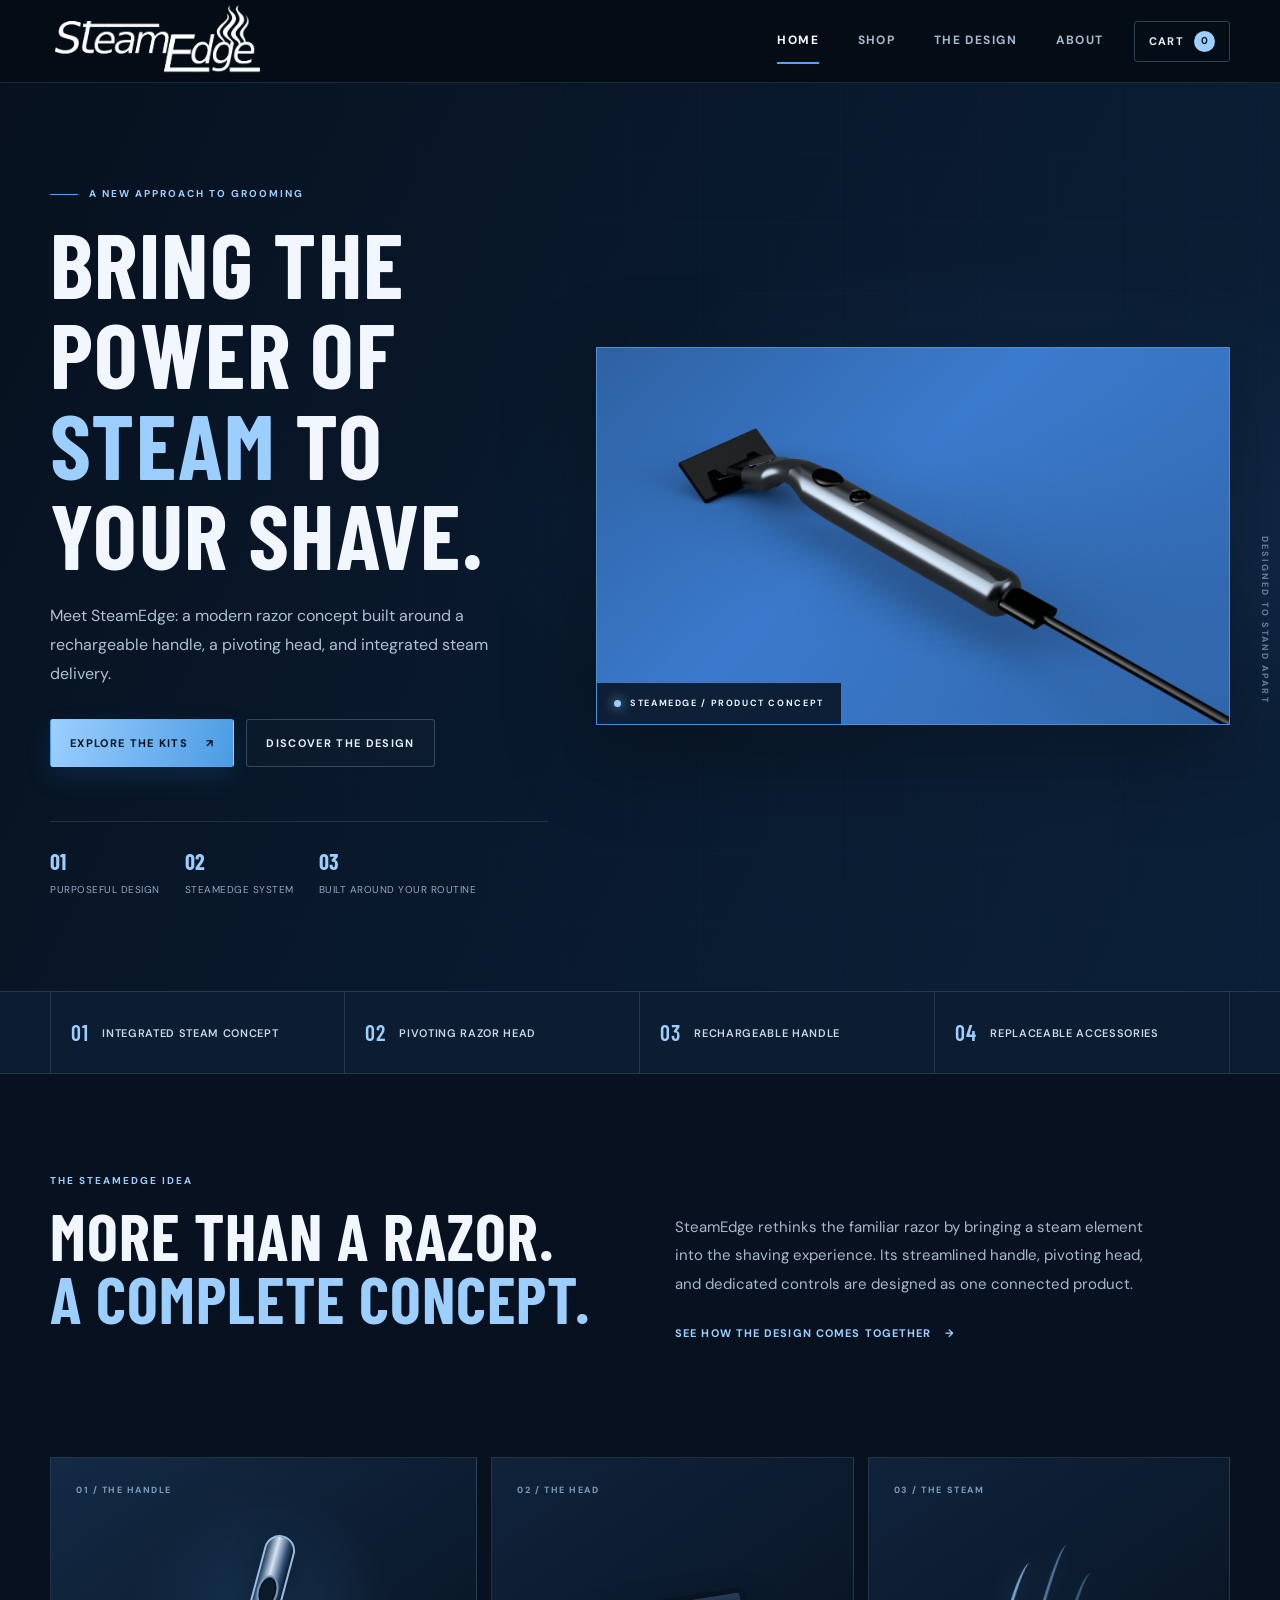
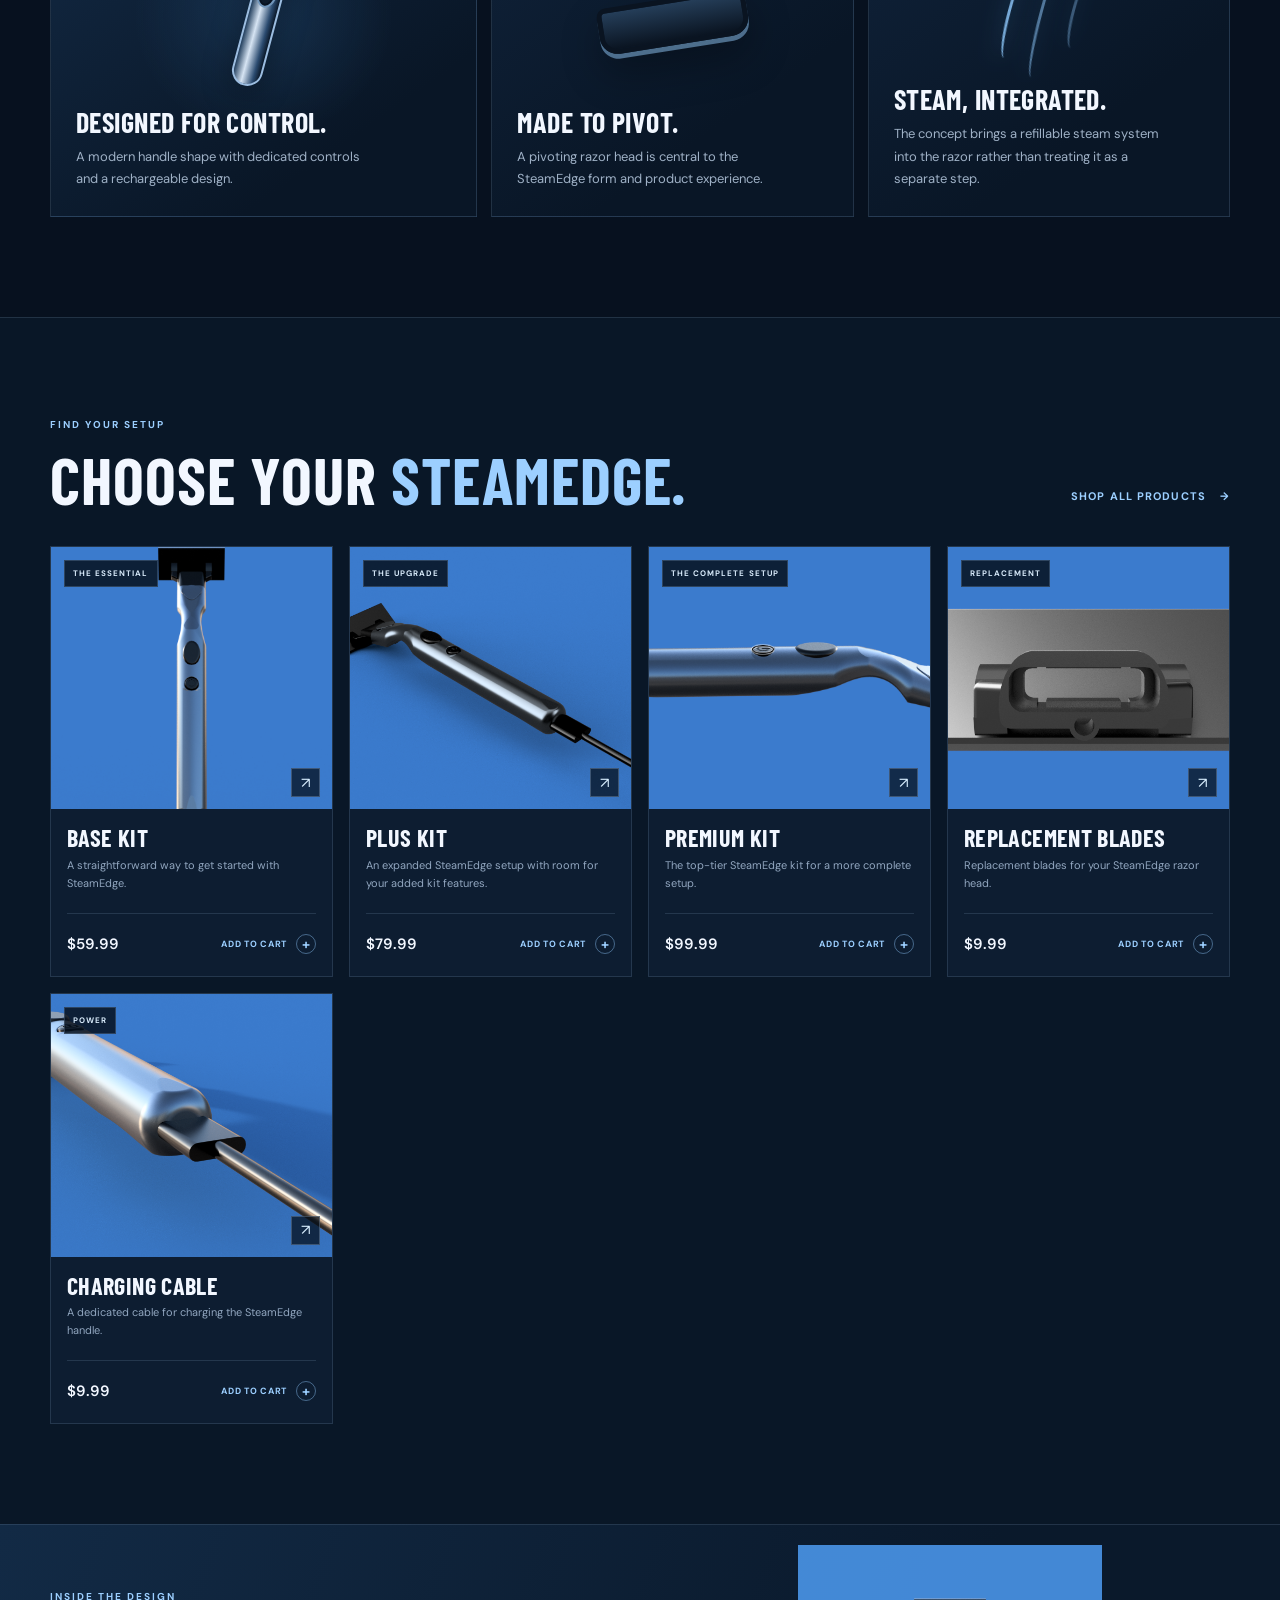
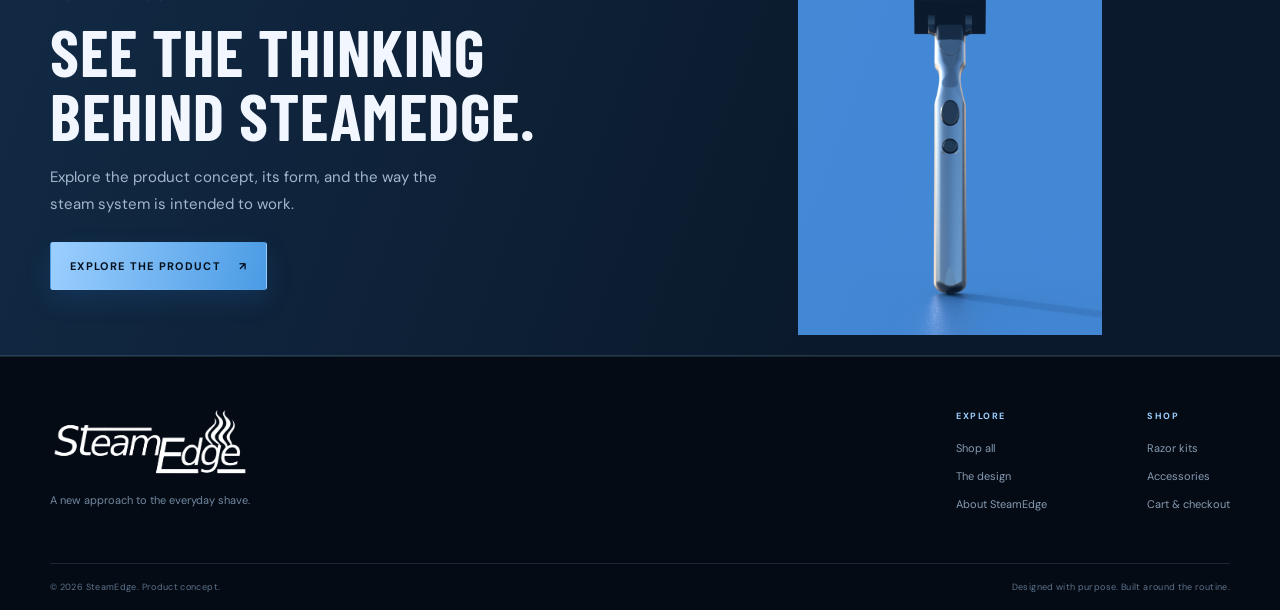
<file: index.html>
<!DOCTYPE html>
<html lang="en">
<head>
  <meta charset="UTF-8">
  <meta name="viewport" content="width=device-width, initial-scale=1.0">
  <meta name="theme-color" content="#07111f">
  <meta name="description" content="Meet SteamEdge — a modern shaving concept built around a rechargeable handle, pivoting razor head, and integrated steam delivery.">
  <title>SteamEdge | A New Approach to Shaving</title>
  <link rel="icon" href="assets/steamedge-logo.png" type="image/png">
  <link rel="stylesheet" href="css/styles.css">
  <script src="js/products.js" defer></script>
  <script src="js/site.js" defer></script>
</head>
<body>
  <header class="site-header">
    <div class="container nav-wrap">
      <a class="brand" href="index.html" aria-label="SteamEdge home"><img src="assets/steamedge-logo.png" alt="SteamEdge logo"></a>
      <button class="menu-toggle" type="button" aria-label="Toggle navigation" aria-expanded="false"><span></span><span></span><span></span></button>
      <nav class="main-nav" aria-label="Main navigation">
        <a class="active" href="index.html">Home</a>
        <a href="shop.html">Shop</a>
        <a href="product.html">The Design</a>
        <a href="about.html">About</a>
      </nav>
      <a class="cart-link" href="checkout.html" aria-label="Shopping cart">Cart <span class="cart-count" data-cart-count>0</span></a>
    </div>
  </header>

  <main>
    <section class="hero-section">
      <div class="container hero-grid">
        <div class="hero-copy">
          <p class="eyebrow"><span class="eyebrow-line"></span> A NEW APPROACH TO GROOMING</p>
          <h1>Bring the power of <span>steam</span> to your shave.</h1>
          <p class="hero-lede">Meet SteamEdge: a modern razor concept built around a rechargeable handle, a pivoting head, and integrated steam delivery.</p>
          <div class="hero-actions">
            <a class="button button-primary" href="shop.html">Explore the kits <span aria-hidden="true">↗</span></a>
            <a class="button button-ghost" href="product.html">Discover the design</a>
          </div>
          <div class="hero-notes">
            <div><strong>01</strong><span>Purposeful design</span></div>
            <div><strong>02</strong><span>SteamEdge system</span></div>
            <div><strong>03</strong><span>Built around your routine</span></div>
          </div>
        </div>
        <div class="hero-visual">
          <div class="visual-frame">
            <img src="assets/steamedge-angle.png" alt="Angled product rendering of the SteamEdge razor and charging cable">
            <div class="visual-caption"><span class="caption-dot"></span> STEAMEDGE / PRODUCT CONCEPT</div>
          </div>
          <div class="hero-side-label">DESIGNED TO STAND APART</div>
        </div>
      </div>
    </section>

    <section class="spec-strip" aria-label="Product highlights">
      <div class="container spec-grid">
        <div><span class="spec-number">01</span><span>Integrated steam concept</span></div>
        <div><span class="spec-number">02</span><span>Pivoting razor head</span></div>
        <div><span class="spec-number">03</span><span>Rechargeable handle</span></div>
        <div><span class="spec-number">04</span><span>Replaceable accessories</span></div>
      </div>
    </section>

    <section class="section section-intro">
      <div class="container split-intro">
        <div>
          <p class="eyebrow">THE STEAMEDGE IDEA</p>
          <h2>More than a razor.<br><span>A complete concept.</span></h2>
        </div>
        <div class="intro-copy">
          <p>SteamEdge rethinks the familiar razor by bringing a steam element into the shaving experience. Its streamlined handle, pivoting head, and dedicated controls are designed as one connected product.</p>
          <a class="text-link" href="product.html">See how the design comes together <span aria-hidden="true">→</span></a>
        </div>
      </div>
    </section>

    <section class="section feature-section">
      <div class="container feature-grid">
        <article class="feature-card feature-card-large">
          <div class="feature-index">01 / THE HANDLE</div>
          <div class="feature-art feature-art-handle" aria-hidden="true"><span class="handle-shape"></span><span class="handle-button"></span></div>
          <div><h3>Designed for control.</h3><p>A modern handle shape with dedicated controls and a rechargeable design.</p></div>
        </article>
        <article class="feature-card">
          <div class="feature-index">02 / THE HEAD</div>
          <div class="feature-art feature-art-head" aria-hidden="true"><span class="head-shape"></span></div>
          <div><h3>Made to pivot.</h3><p>A pivoting razor head is central to the SteamEdge form and product experience.</p></div>
        </article>
        <article class="feature-card">
          <div class="feature-index">03 / THE STEAM</div>
          <div class="feature-art feature-art-steam" aria-hidden="true"><span></span><span></span><span></span></div>
          <div><h3>Steam, integrated.</h3><p>The concept brings a refillable steam system into the razor rather than treating it as a separate step.</p></div>
        </article>
      </div>
    </section>

    <section class="section products-section">
      <div class="container">
        <div class="section-heading">
          <div><p class="eyebrow">FIND YOUR SETUP</p><h2>Choose your <span>SteamEdge.</span></h2></div>
          <a class="text-link" href="shop.html">Shop all products <span aria-hidden="true">→</span></a>
        </div>
        <div class="product-grid" data-product-list="featured"></div>
      </div>
    </section>

    <section class="design-banner">
      <div class="container design-banner-inner">
        <div><p class="eyebrow">INSIDE THE DESIGN</p><h2>See the thinking<br>behind SteamEdge.</h2><p>Explore the product concept, its form, and the way the steam system is intended to work.</p><a class="button button-primary" href="product.html">Explore the product <span aria-hidden="true">↗</span></a></div>
        <div class="banner-image"><img src="assets/steamedge-front.png" alt="Front view of the SteamEdge razor rendering"></div>
      </div>
    </section>
  </main>

  <footer class="site-footer">
    <div class="container footer-main">
      <div class="footer-brand"><img src="assets/steamedge-logo.png" alt="SteamEdge logo"><p>A new approach to the everyday shave.</p></div>
      <div class="footer-links"><div><span class="footer-heading">EXPLORE</span><a href="shop.html">Shop all</a><a href="product.html">The design</a><a href="about.html">About SteamEdge</a></div><div><span class="footer-heading">SHOP</span><a href="shop.html#kits">Razor kits</a><a href="shop.html#accessories">Accessories</a><a href="checkout.html">Cart & checkout</a></div></div>
    </div>
    <div class="container footer-bottom"><span>© <span data-year></span> SteamEdge. Product concept.</span><span>Designed with purpose. Built around the routine.</span></div>
  </footer>
  <div class="toast" role="status" aria-live="polite" data-toast></div>
</body>
</html>
</file>
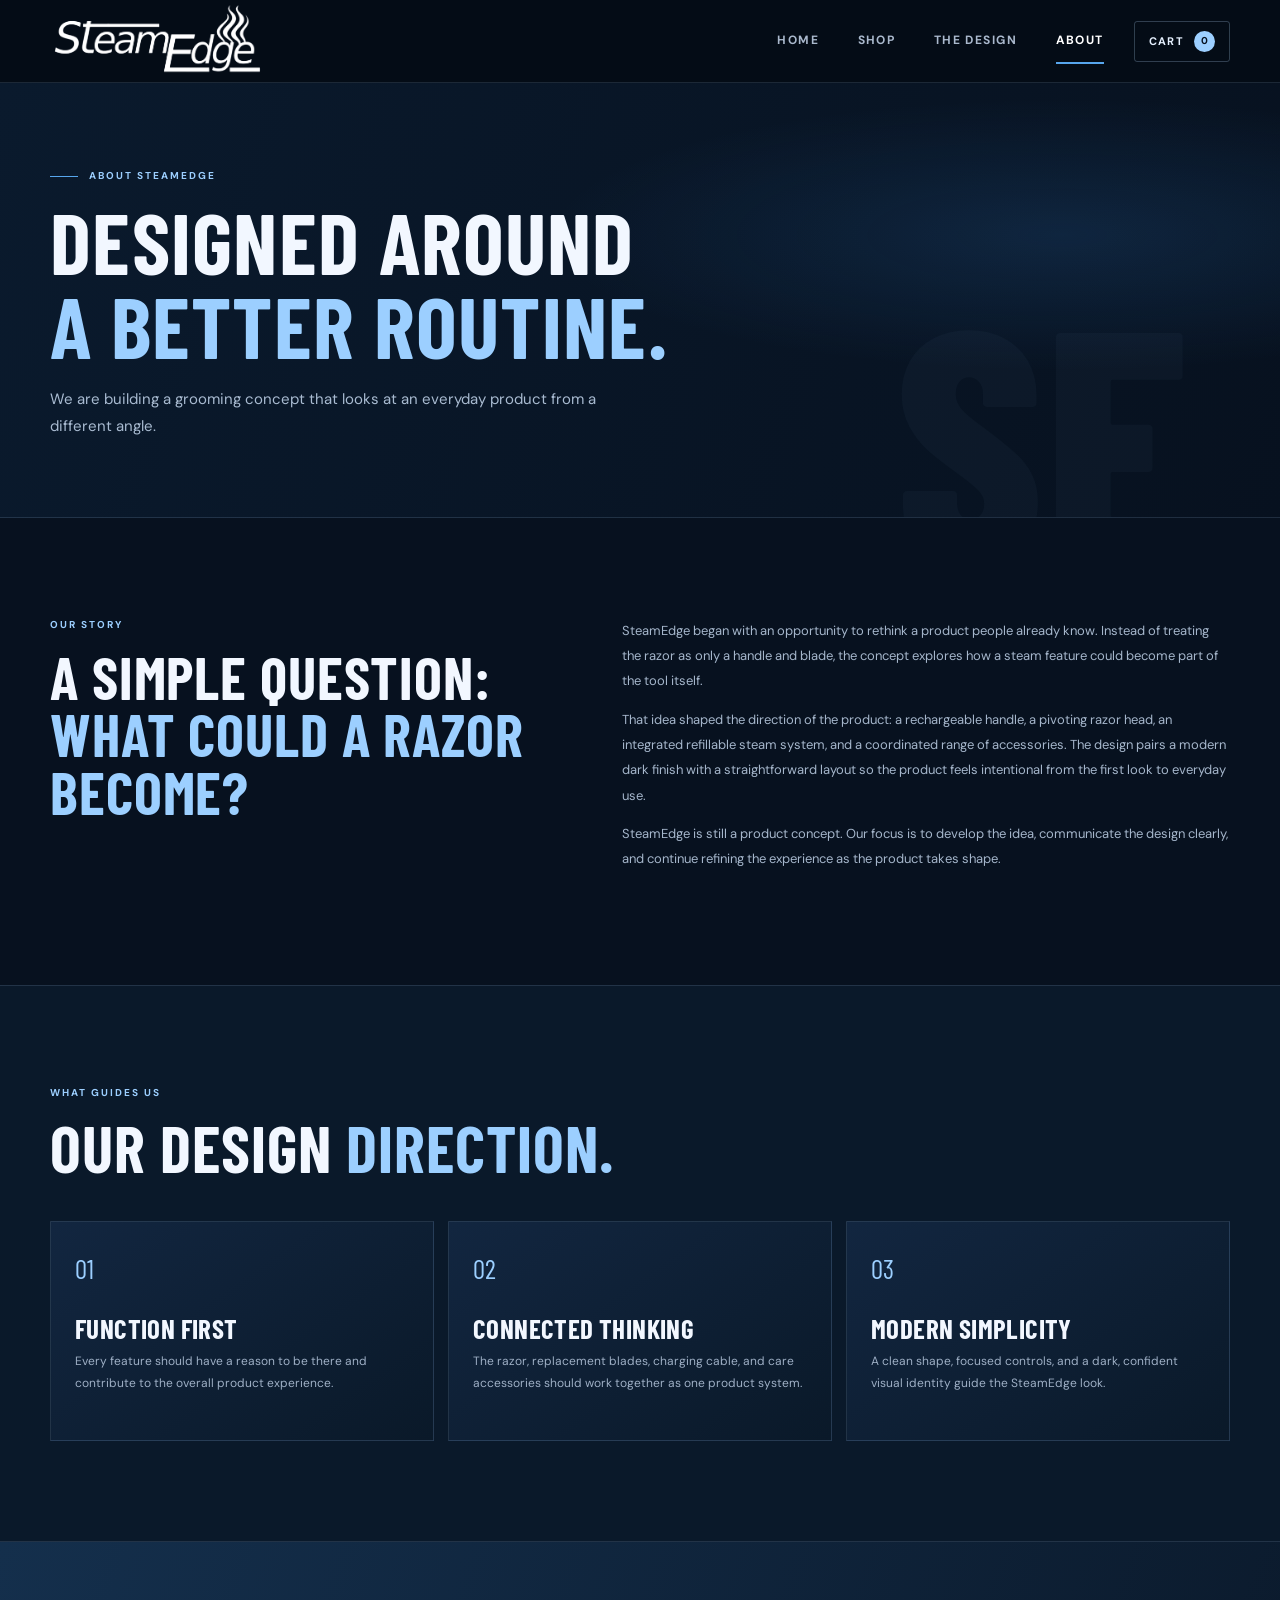
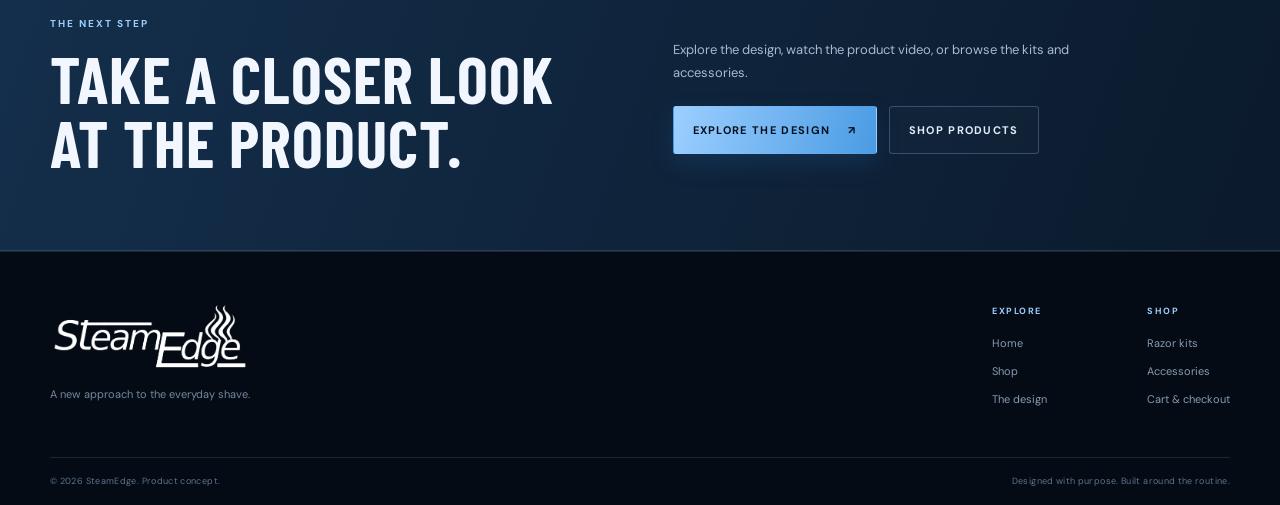
<file: about.html>
<!DOCTYPE html>
<html lang="en">
<head>
  <meta charset="UTF-8"><meta name="viewport" content="width=device-width, initial-scale=1.0"><meta name="theme-color" content="#07111f">
  <meta name="description" content="Learn about SteamEdge and the thinking behind the product concept.">
  <title>About | SteamEdge</title><link rel="icon" href="assets/steamedge-logo.png" type="image/png"><link rel="stylesheet" href="css/styles.css">
  <script src="js/products.js" defer></script><script src="js/site.js" defer></script>
</head>
<body>
  <header class="site-header"><div class="container nav-wrap"><a class="brand" href="index.html" aria-label="SteamEdge home"><img src="assets/steamedge-logo.png" alt="SteamEdge logo"></a><button class="menu-toggle" type="button" aria-label="Toggle navigation" aria-expanded="false"><span></span><span></span><span></span></button><nav class="main-nav" aria-label="Main navigation"><a href="index.html">Home</a><a href="shop.html">Shop</a><a href="product.html">The Design</a><a class="active" href="about.html">About</a></nav><a class="cart-link" href="checkout.html" aria-label="Shopping cart">Cart <span class="cart-count" data-cart-count>0</span></a></div></header>
  <main>
    <section class="page-hero about-hero"><div class="container"><p class="eyebrow"><span class="eyebrow-line"></span> ABOUT STEAMEDGE</p><h1>Designed around<br><span>a better routine.</span></h1><p>We are building a grooming concept that looks at an everyday product from a different angle.</p></div></section>
    <section class="section about-story"><div class="container about-story-grid"><div><p class="eyebrow">OUR STORY</p><h2>A simple question:<br><span>What could a razor become?</span></h2></div><div class="about-story-copy"><p>SteamEdge began with an opportunity to rethink a product people already know. Instead of treating the razor as only a handle and blade, the concept explores how a steam feature could become part of the tool itself.</p><p>That idea shaped the direction of the product: a rechargeable handle, a pivoting razor head, an integrated refillable steam system, and a coordinated range of accessories. The design pairs a modern dark finish with a straightforward layout so the product feels intentional from the first look to everyday use.</p><p>SteamEdge is still a product concept. Our focus is to develop the idea, communicate the design clearly, and continue refining the experience as the product takes shape.</p></div></div></section>
    <section class="section values-section"><div class="container"><div class="section-heading"><div><p class="eyebrow">WHAT GUIDES US</p><h2>Our design <span>direction.</span></h2></div></div><div class="values-grid"><article><span>01</span><h3>Function first</h3><p>Every feature should have a reason to be there and contribute to the overall product experience.</p></article><article><span>02</span><h3>Connected thinking</h3><p>The razor, replacement blades, charging cable, and care accessories should work together as one product system.</p></article><article><span>03</span><h3>Modern simplicity</h3><p>A clean shape, focused controls, and a dark, confident visual identity guide the SteamEdge look.</p></article></div></div></section>
    <section class="about-cta"><div class="container about-cta-inner"><div><p class="eyebrow">THE NEXT STEP</p><h2>Take a closer look<br>at the product.</h2></div><div><p>Explore the design, watch the product video, or browse the kits and accessories.</p><div class="hero-actions"><a class="button button-primary" href="product.html">Explore the design <span aria-hidden="true">↗</span></a><a class="button button-ghost" href="shop.html">Shop products</a></div></div></div></section>
  </main>
  <footer class="site-footer"><div class="container footer-main"><div class="footer-brand"><img src="assets/steamedge-logo.png" alt="SteamEdge logo"><p>A new approach to the everyday shave.</p></div><div class="footer-links"><div><span class="footer-heading">EXPLORE</span><a href="index.html">Home</a><a href="shop.html">Shop</a><a href="product.html">The design</a></div><div><span class="footer-heading">SHOP</span><a href="shop.html#kits">Razor kits</a><a href="shop.html#accessories">Accessories</a><a href="checkout.html">Cart & checkout</a></div></div></div><div class="container footer-bottom"><span>© <span data-year></span> SteamEdge. Product concept.</span><span>Designed with purpose. Built around the routine.</span></div></footer>
  <div class="toast" role="status" aria-live="polite" data-toast></div>
</body>
</html>
</file>
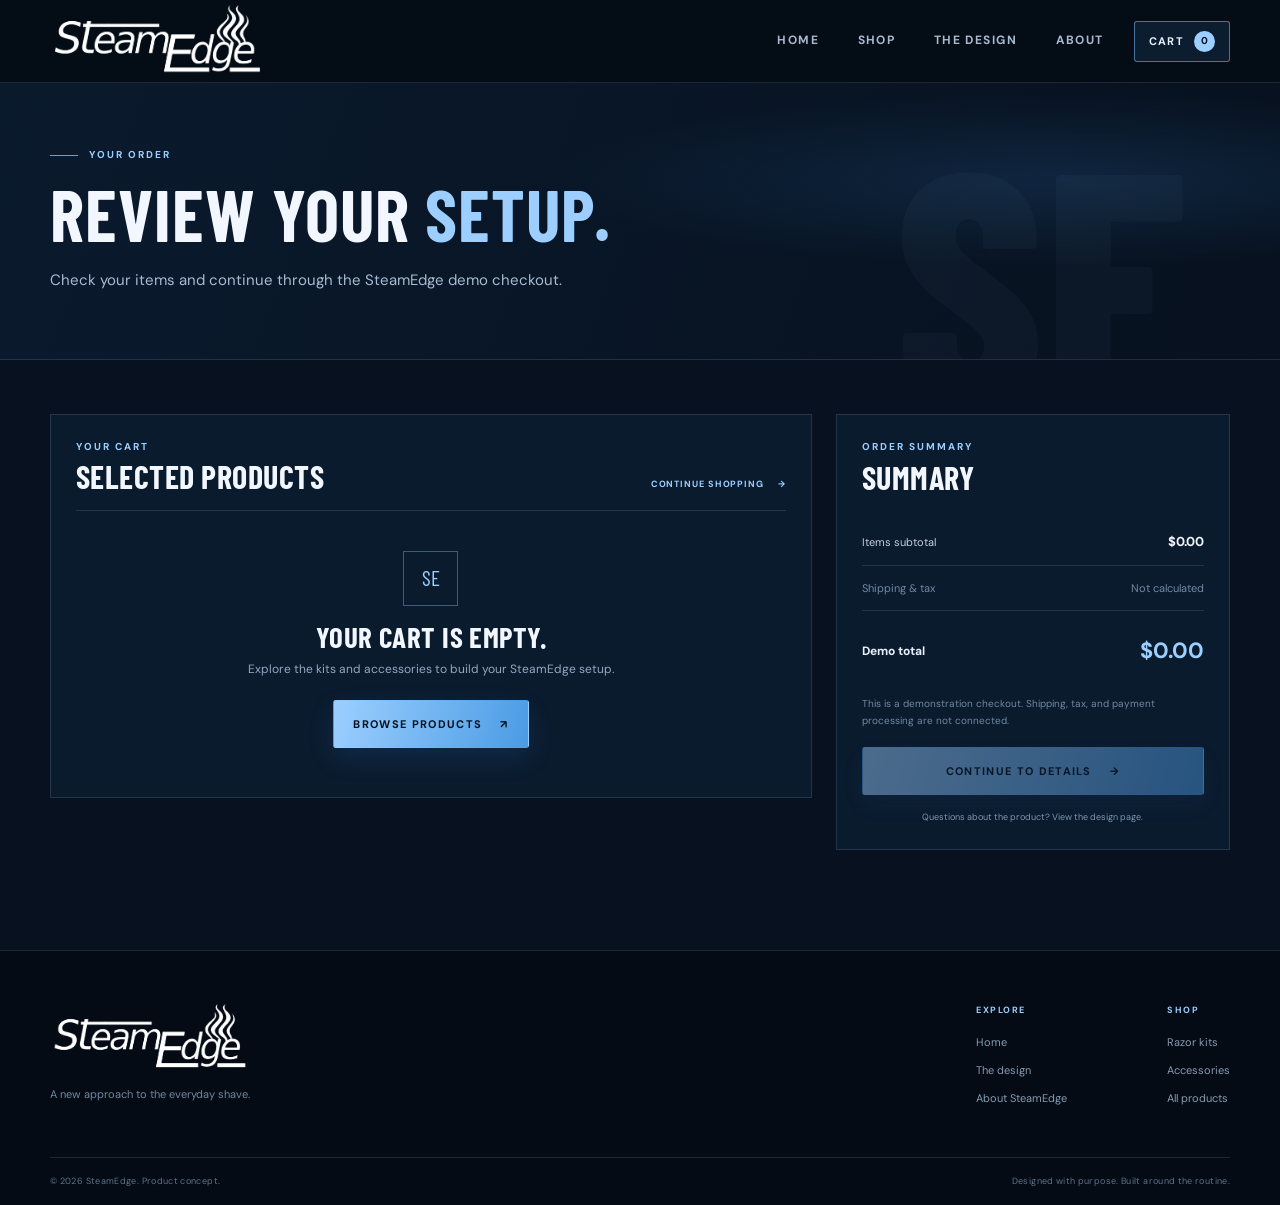
<file: checkout.html>
<!DOCTYPE html>
<html lang="en">
<head>
  <meta charset="UTF-8"><meta name="viewport" content="width=device-width, initial-scale=1.0"><meta name="theme-color" content="#07111f">
  <meta name="description" content="Review your SteamEdge demo order.">
  <title>Cart & Checkout | SteamEdge</title><link rel="icon" href="assets/steamedge-logo.png" type="image/png"><link rel="stylesheet" href="css/styles.css">
  <script src="js/products.js" defer></script><script src="js/site.js" defer></script>
</head>
<body>
  <header class="site-header"><div class="container nav-wrap"><a class="brand" href="index.html" aria-label="SteamEdge home"><img src="assets/steamedge-logo.png" alt="SteamEdge logo"></a><button class="menu-toggle" type="button" aria-label="Toggle navigation" aria-expanded="false"><span></span><span></span><span></span></button><nav class="main-nav" aria-label="Main navigation"><a href="index.html">Home</a><a href="shop.html">Shop</a><a href="product.html">The Design</a><a href="about.html">About</a></nav><a class="cart-link active-cart" href="checkout.html" aria-label="Shopping cart">Cart <span class="cart-count" data-cart-count>0</span></a></div></header>
  <main>
    <section class="page-hero checkout-hero"><div class="container"><p class="eyebrow"><span class="eyebrow-line"></span> YOUR ORDER</p><h1>Review your <span>setup.</span></h1><p>Check your items and continue through the SteamEdge demo checkout.</p></div></section>
    <section class="section checkout-section"><div class="container checkout-layout">
      <div class="checkout-items-column"><div class="checkout-panel"><div class="checkout-panel-heading"><div><p class="eyebrow">YOUR CART</p><h2>Selected products</h2></div><a class="text-link" href="shop.html">Continue shopping <span aria-hidden="true">→</span></a></div><div class="cart-items" data-cart-items></div><div class="cart-empty" data-cart-empty hidden><div class="empty-icon">SE</div><h3>Your cart is empty.</h3><p>Explore the kits and accessories to build your SteamEdge setup.</p><a class="button button-primary" href="shop.html">Browse products <span aria-hidden="true">↗</span></a></div></div></div>
      <aside class="checkout-summary"><p class="eyebrow">ORDER SUMMARY</p><h2>Summary</h2><div class="summary-line"><span>Items subtotal</span><strong data-cart-subtotal>$0.00</strong></div><div class="summary-line muted"><span>Shipping & tax</span><span>Not calculated</span></div><div class="summary-total"><span>Demo total</span><strong data-cart-total>$0.00</strong></div><p class="summary-note">This is a demonstration checkout. Shipping, tax, and payment processing are not connected.</p><button class="button button-primary checkout-start" type="button" data-start-checkout disabled>Continue to details <span aria-hidden="true">→</span></button><a class="secure-note" href="product.html">Questions about the product? View the design page.</a></aside>
    </div>
    <div class="container customer-checkout-wrap" data-customer-checkout hidden>
      <form class="customer-form" data-checkout-form>
        <div class="checkout-panel-heading"><div><p class="eyebrow">DEMO CHECKOUT</p><h2>Customer details</h2></div><span class="demo-label">DEMO ONLY</span></div>
        <p class="form-intro">Enter sample details to test the order flow. This static demo does not send or store your information.</p>
        <div class="form-grid"><label>Full name<input type="text" name="fullName" autocomplete="name" required placeholder="Your name"></label><label>Email address<input type="email" name="email" autocomplete="email" required placeholder="you@example.com"></label><label class="full-field">Street address<input type="text" name="address" autocomplete="street-address" required placeholder="123 Example Street"></label><label>City<input type="text" name="city" autocomplete="address-level2" required placeholder="City"></label><label>ZIP code<input type="text" name="zip" autocomplete="postal-code" required placeholder="ZIP code"></label></div>
        <div class="demo-warning"><strong>Demo checkout only.</strong> No card details are requested, no payment is taken, and no order is sent to a business or fulfillment system.</div>
        <div class="form-actions"><button class="button button-ghost" type="button" data-back-to-cart>Back to cart</button><button class="button button-primary" type="submit">Place demo order <span aria-hidden="true">↗</span></button></div>
      </form>
    </div>
    <div class="container order-confirmation" data-order-confirmation hidden><div class="confirmation-mark">✓</div><p class="eyebrow">DEMO ORDER COMPLETE</p><h2>Thanks for trying <span>SteamEdge.</span></h2><p data-confirmation-message>Your demo order has been created.</p><div class="confirmation-items" data-confirmation-items></div><p class="confirmation-disclaimer">This is a website demonstration only. No payment was collected and no real order was submitted.</p><a class="button button-primary" href="shop.html">Back to the shop <span aria-hidden="true">↗</span></a></div>
    </section>
  </main>
  <footer class="site-footer"><div class="container footer-main"><div class="footer-brand"><img src="assets/steamedge-logo.png" alt="SteamEdge logo"><p>A new approach to the everyday shave.</p></div><div class="footer-links"><div><span class="footer-heading">EXPLORE</span><a href="index.html">Home</a><a href="product.html">The design</a><a href="about.html">About SteamEdge</a></div><div><span class="footer-heading">SHOP</span><a href="shop.html#kits">Razor kits</a><a href="shop.html#accessories">Accessories</a><a href="shop.html">All products</a></div></div></div><div class="container footer-bottom"><span>© <span data-year></span> SteamEdge. Product concept.</span><span>Designed with purpose. Built around the routine.</span></div></footer>
  <div class="toast" role="status" aria-live="polite" data-toast></div>
</body>
</html>
</file>
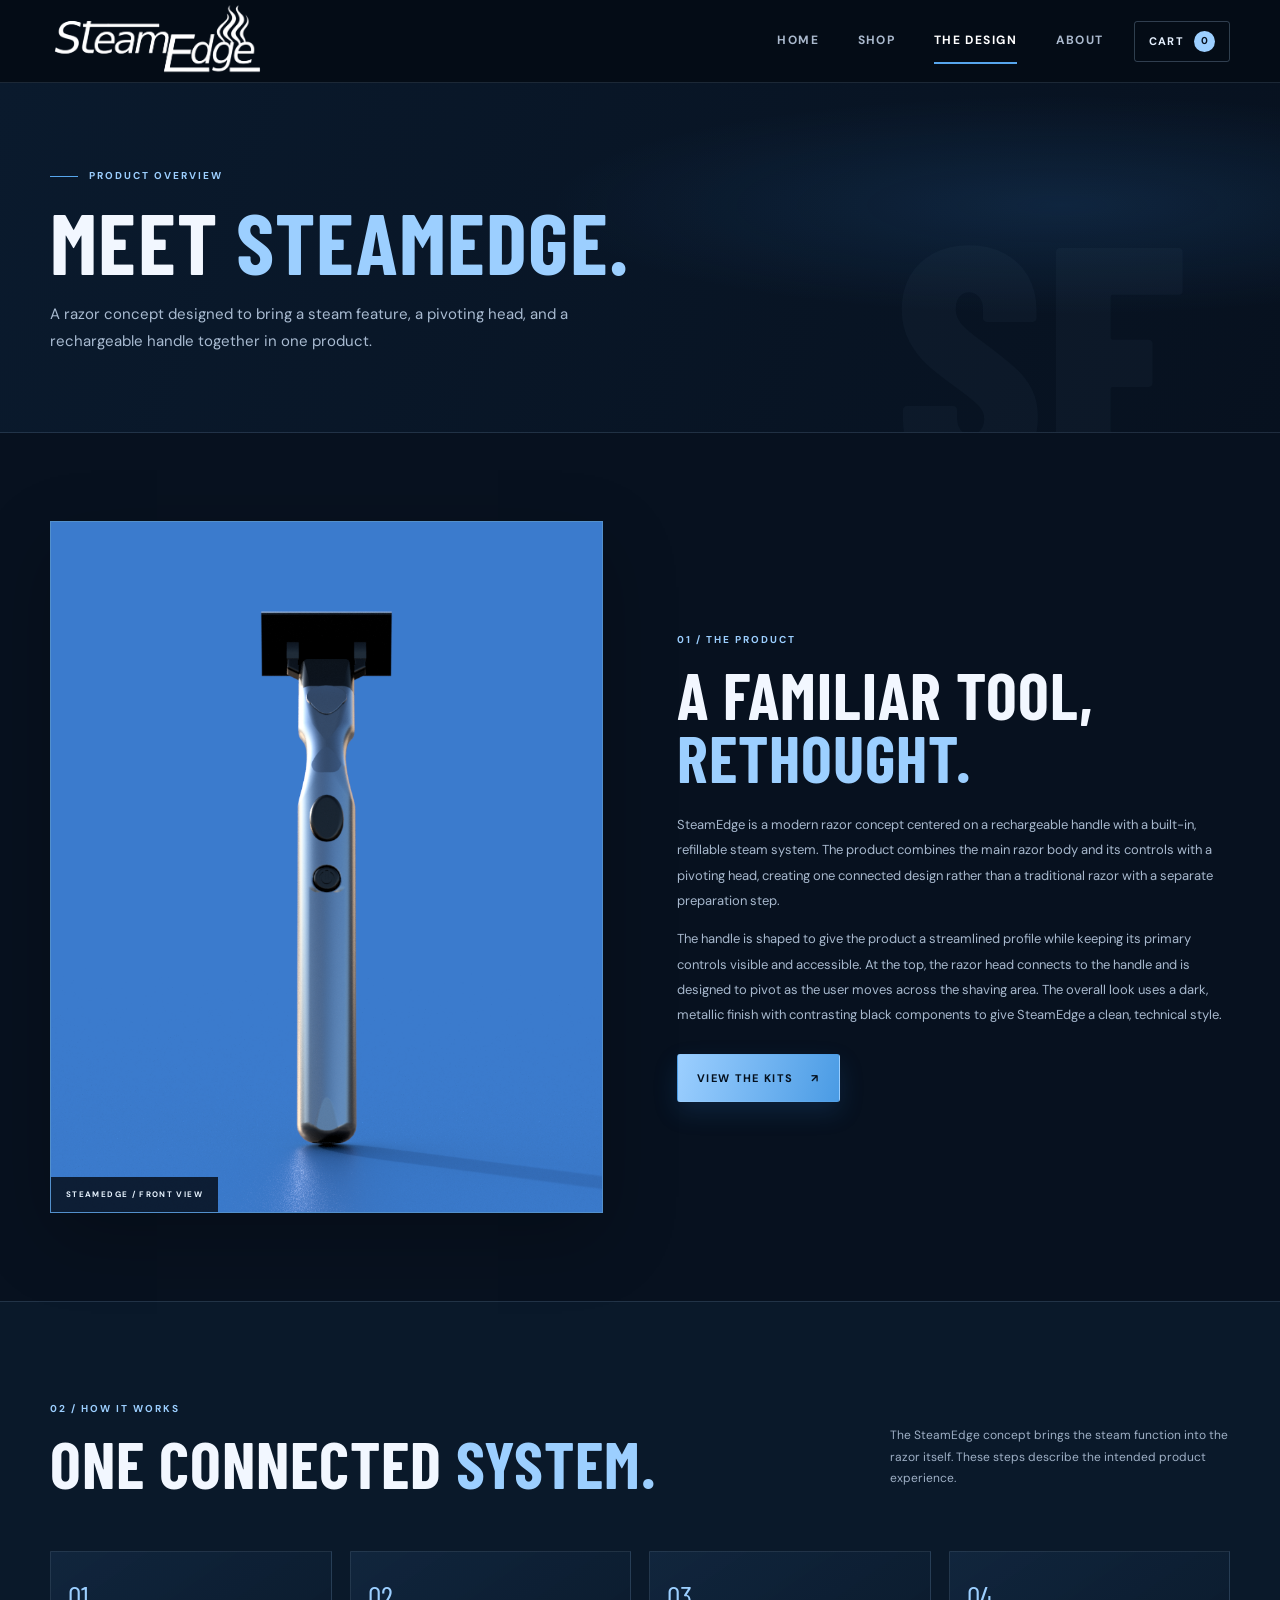
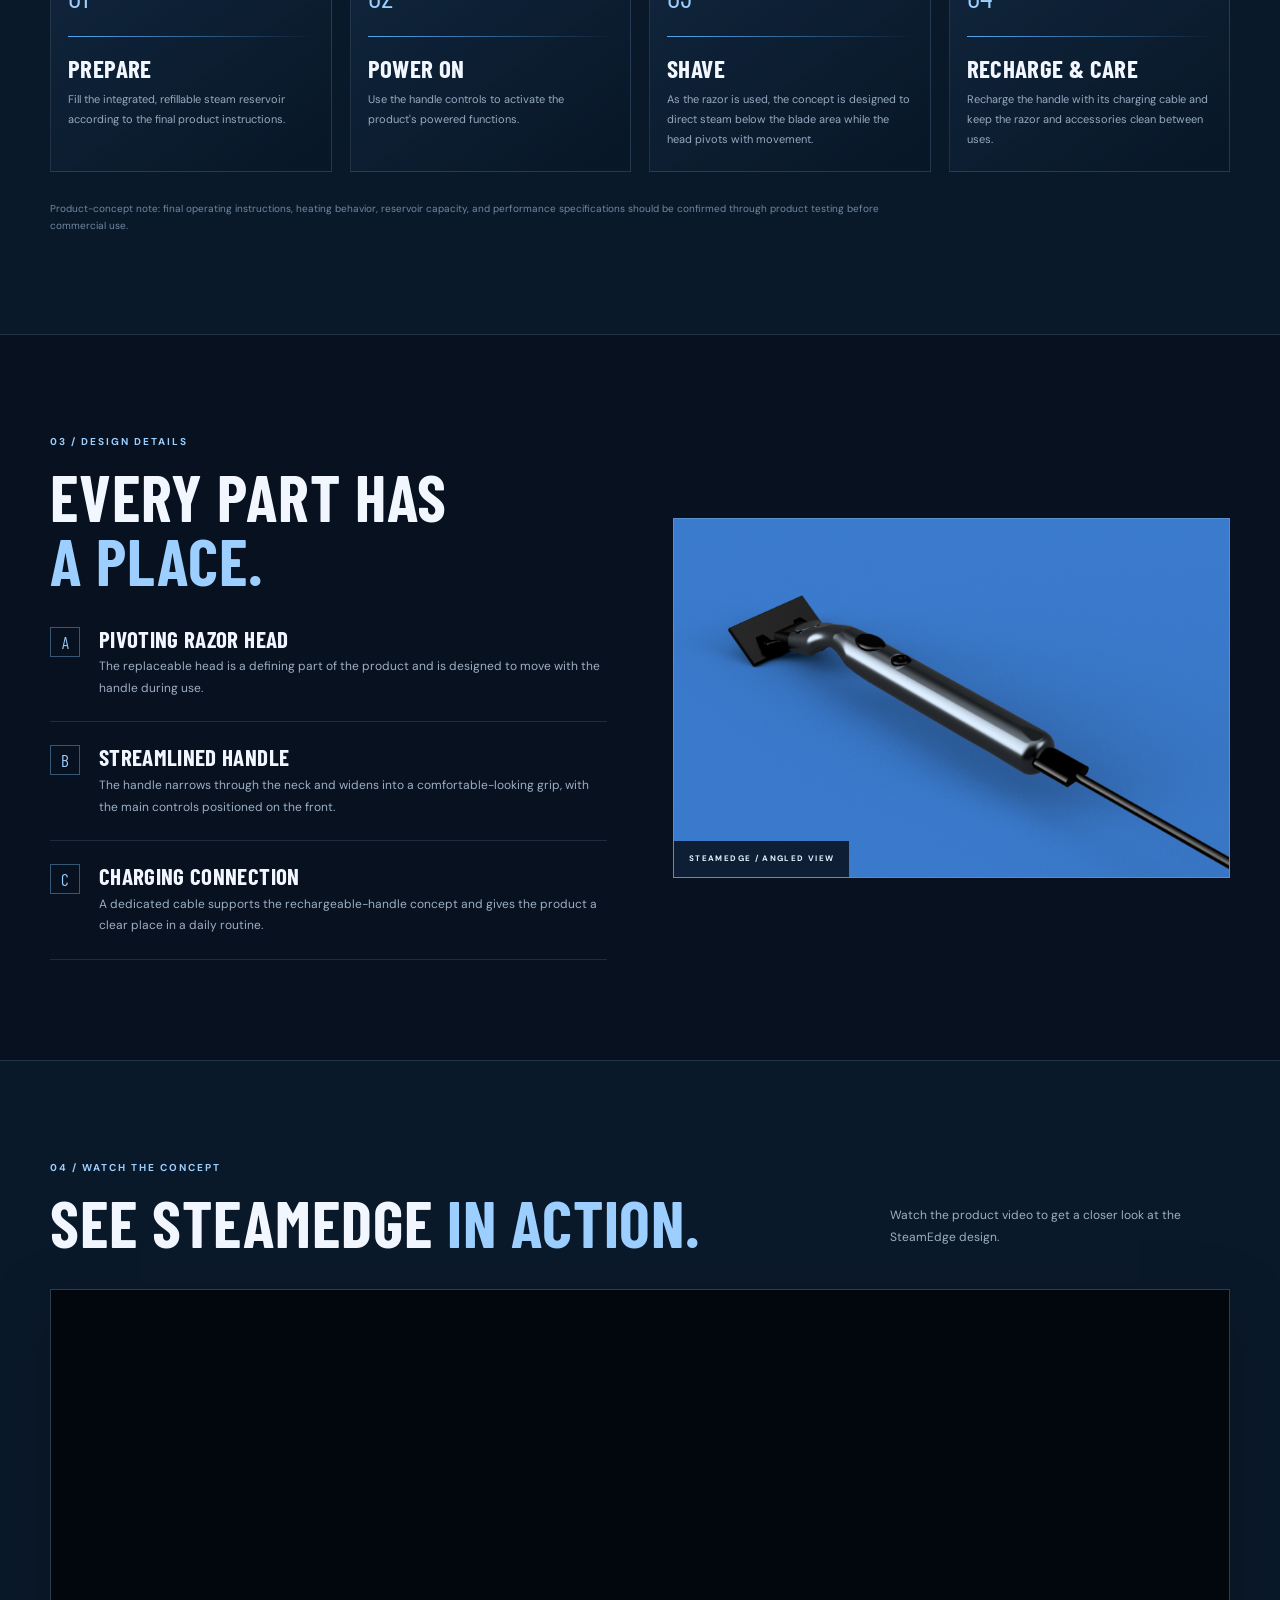
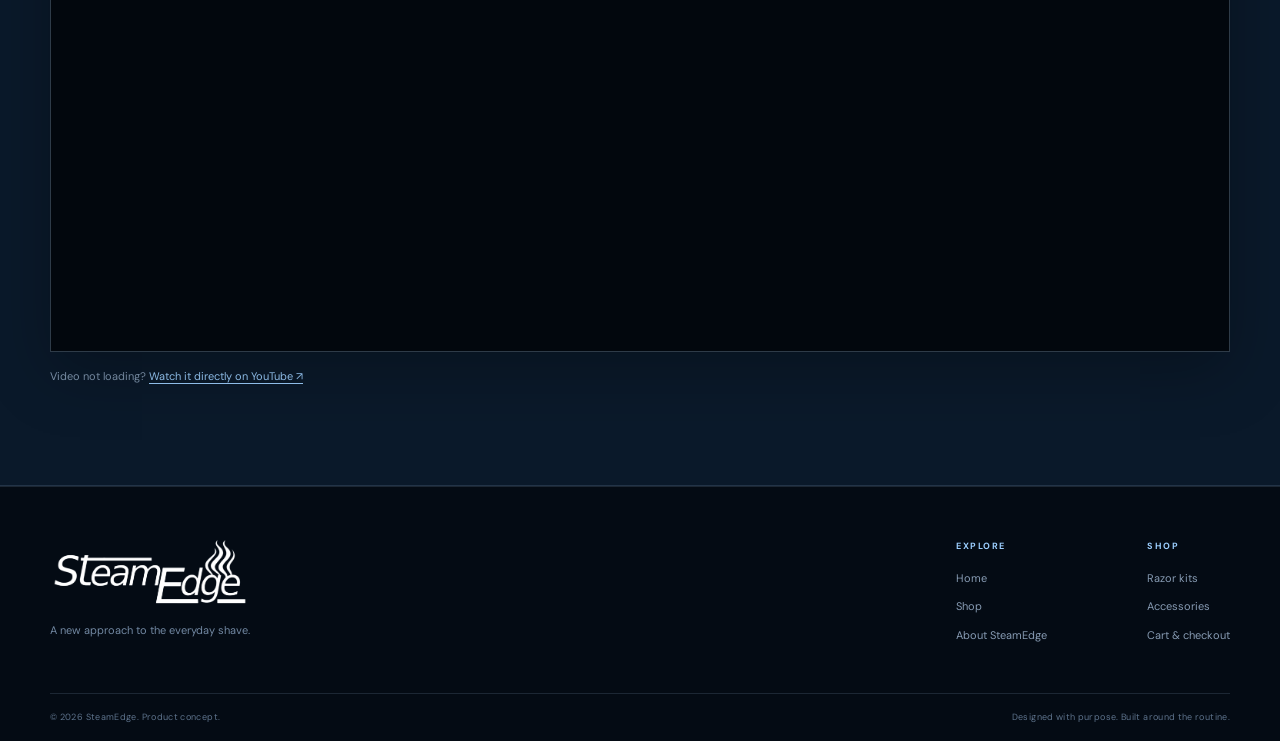
<file: product.html>
<!DOCTYPE html>
<html lang="en">
<head>
  <meta charset="UTF-8"><meta name="viewport" content="width=device-width, initial-scale=1.0"><meta name="theme-color" content="#07111f">
  <meta name="description" content="Explore the SteamEdge product design and watch the product video.">
  <title>The Design | SteamEdge</title><link rel="icon" href="assets/steamedge-logo.png" type="image/png"><link rel="stylesheet" href="css/styles.css">
  <script src="js/products.js" defer></script><script src="js/site.js" defer></script>
</head>
<body>
  <header class="site-header"><div class="container nav-wrap"><a class="brand" href="index.html" aria-label="SteamEdge home"><img src="assets/steamedge-logo.png" alt="SteamEdge logo"></a><button class="menu-toggle" type="button" aria-label="Toggle navigation" aria-expanded="false"><span></span><span></span><span></span></button><nav class="main-nav" aria-label="Main navigation"><a href="index.html">Home</a><a href="shop.html">Shop</a><a class="active" href="product.html">The Design</a><a href="about.html">About</a></nav><a class="cart-link" href="checkout.html" aria-label="Shopping cart">Cart <span class="cart-count" data-cart-count>0</span></a></div></header>
  <main>
    <section class="page-hero design-hero"><div class="container"><p class="eyebrow"><span class="eyebrow-line"></span> PRODUCT OVERVIEW</p><h1>Meet <span>SteamEdge.</span></h1><p>A razor concept designed to bring a steam feature, a pivoting head, and a rechargeable handle together in one product.</p></div></section>
    <section class="section product-overview"><div class="container overview-grid"><div class="overview-image"><img src="assets/steamedge-front.png" alt="Front-facing SteamEdge razor product rendering"><span class="image-label">STEAMEDGE / FRONT VIEW</span></div><div class="overview-copy"><p class="eyebrow">01 / THE PRODUCT</p><h2>A familiar tool,<br><span>rethought.</span></h2><p>SteamEdge is a modern razor concept centered on a rechargeable handle with a built-in, refillable steam system. The product combines the main razor body and its controls with a pivoting head, creating one connected design rather than a traditional razor with a separate preparation step.</p><p>The handle is shaped to give the product a streamlined profile while keeping its primary controls visible and accessible. At the top, the razor head connects to the handle and is designed to pivot as the user moves across the shaving area. The overall look uses a dark, metallic finish with contrasting black components to give SteamEdge a clean, technical style.</p><a class="button button-primary" href="shop.html">View the kits <span aria-hidden="true">↗</span></a></div></div></section>
    <section class="section how-section"><div class="container"><div class="section-heading"><div><p class="eyebrow">02 / HOW IT WORKS</p><h2>One connected <span>system.</span></h2></div><p class="heading-side-copy">The SteamEdge concept brings the steam function into the razor itself. These steps describe the intended product experience.</p></div><div class="steps-grid"><article class="step-card"><span>01</span><div class="step-line"></div><h3>Prepare</h3><p>Fill the integrated, refillable steam reservoir according to the final product instructions.</p></article><article class="step-card"><span>02</span><div class="step-line"></div><h3>Power on</h3><p>Use the handle controls to activate the product's powered functions.</p></article><article class="step-card"><span>03</span><div class="step-line"></div><h3>Shave</h3><p>As the razor is used, the concept is designed to direct steam below the blade area while the head pivots with movement.</p></article><article class="step-card"><span>04</span><div class="step-line"></div><h3>Recharge & care</h3><p>Recharge the handle with its charging cable and keep the razor and accessories clean between uses.</p></article></div><p class="concept-disclaimer">Product-concept note: final operating instructions, heating behavior, reservoir capacity, and performance specifications should be confirmed through product testing before commercial use.</p></div></section>
    <section class="section design-details"><div class="container details-grid"><div class="details-copy"><p class="eyebrow">03 / DESIGN DETAILS</p><h2>Every part has<br><span>a place.</span></h2><div class="detail-list"><article><span class="detail-number">A</span><div><h3>Pivoting razor head</h3><p>The replaceable head is a defining part of the product and is designed to move with the handle during use.</p></div></article><article><span class="detail-number">B</span><div><h3>Streamlined handle</h3><p>The handle narrows through the neck and widens into a comfortable-looking grip, with the main controls positioned on the front.</p></div></article><article><span class="detail-number">C</span><div><h3>Charging connection</h3><p>A dedicated cable supports the rechargeable-handle concept and gives the product a clear place in a daily routine.</p></div></article></div></div><div class="details-image"><img src="assets/steamedge-angle.png" alt="Angled SteamEdge razor rendering with charging cable"><span class="image-label">STEAMEDGE / ANGLED VIEW</span></div></div></section>
    <section class="section video-section"><div class="container"><div class="section-heading"><div><p class="eyebrow">04 / WATCH THE CONCEPT</p><h2>See SteamEdge <span>in action.</span></h2></div><p class="heading-side-copy">Watch the product video to get a closer look at the SteamEdge design.</p></div><div class="video-frame"><iframe src="https://www.youtube-nocookie.com/embed/wtpnA86jwZU" title="SteamEdge product design video" allow="accelerometer; autoplay; clipboard-write; encrypted-media; gyroscope; picture-in-picture; web-share" referrerpolicy="strict-origin-when-cross-origin" allowfullscreen loading="lazy"></iframe></div><p class="video-link-line">Video not loading? <a href="https://youtu.be/wtpnA86jwZU" target="_blank" rel="noopener noreferrer">Watch it directly on YouTube ↗</a></p></div></section>
  </main>
  <footer class="site-footer"><div class="container footer-main"><div class="footer-brand"><img src="assets/steamedge-logo.png" alt="SteamEdge logo"><p>A new approach to the everyday shave.</p></div><div class="footer-links"><div><span class="footer-heading">EXPLORE</span><a href="index.html">Home</a><a href="shop.html">Shop</a><a href="about.html">About SteamEdge</a></div><div><span class="footer-heading">SHOP</span><a href="shop.html#kits">Razor kits</a><a href="shop.html#accessories">Accessories</a><a href="checkout.html">Cart & checkout</a></div></div></div><div class="container footer-bottom"><span>© <span data-year></span> SteamEdge. Product concept.</span><span>Designed with purpose. Built around the routine.</span></div></footer>
  <div class="toast" role="status" aria-live="polite" data-toast></div>
</body>
</html>
</file>
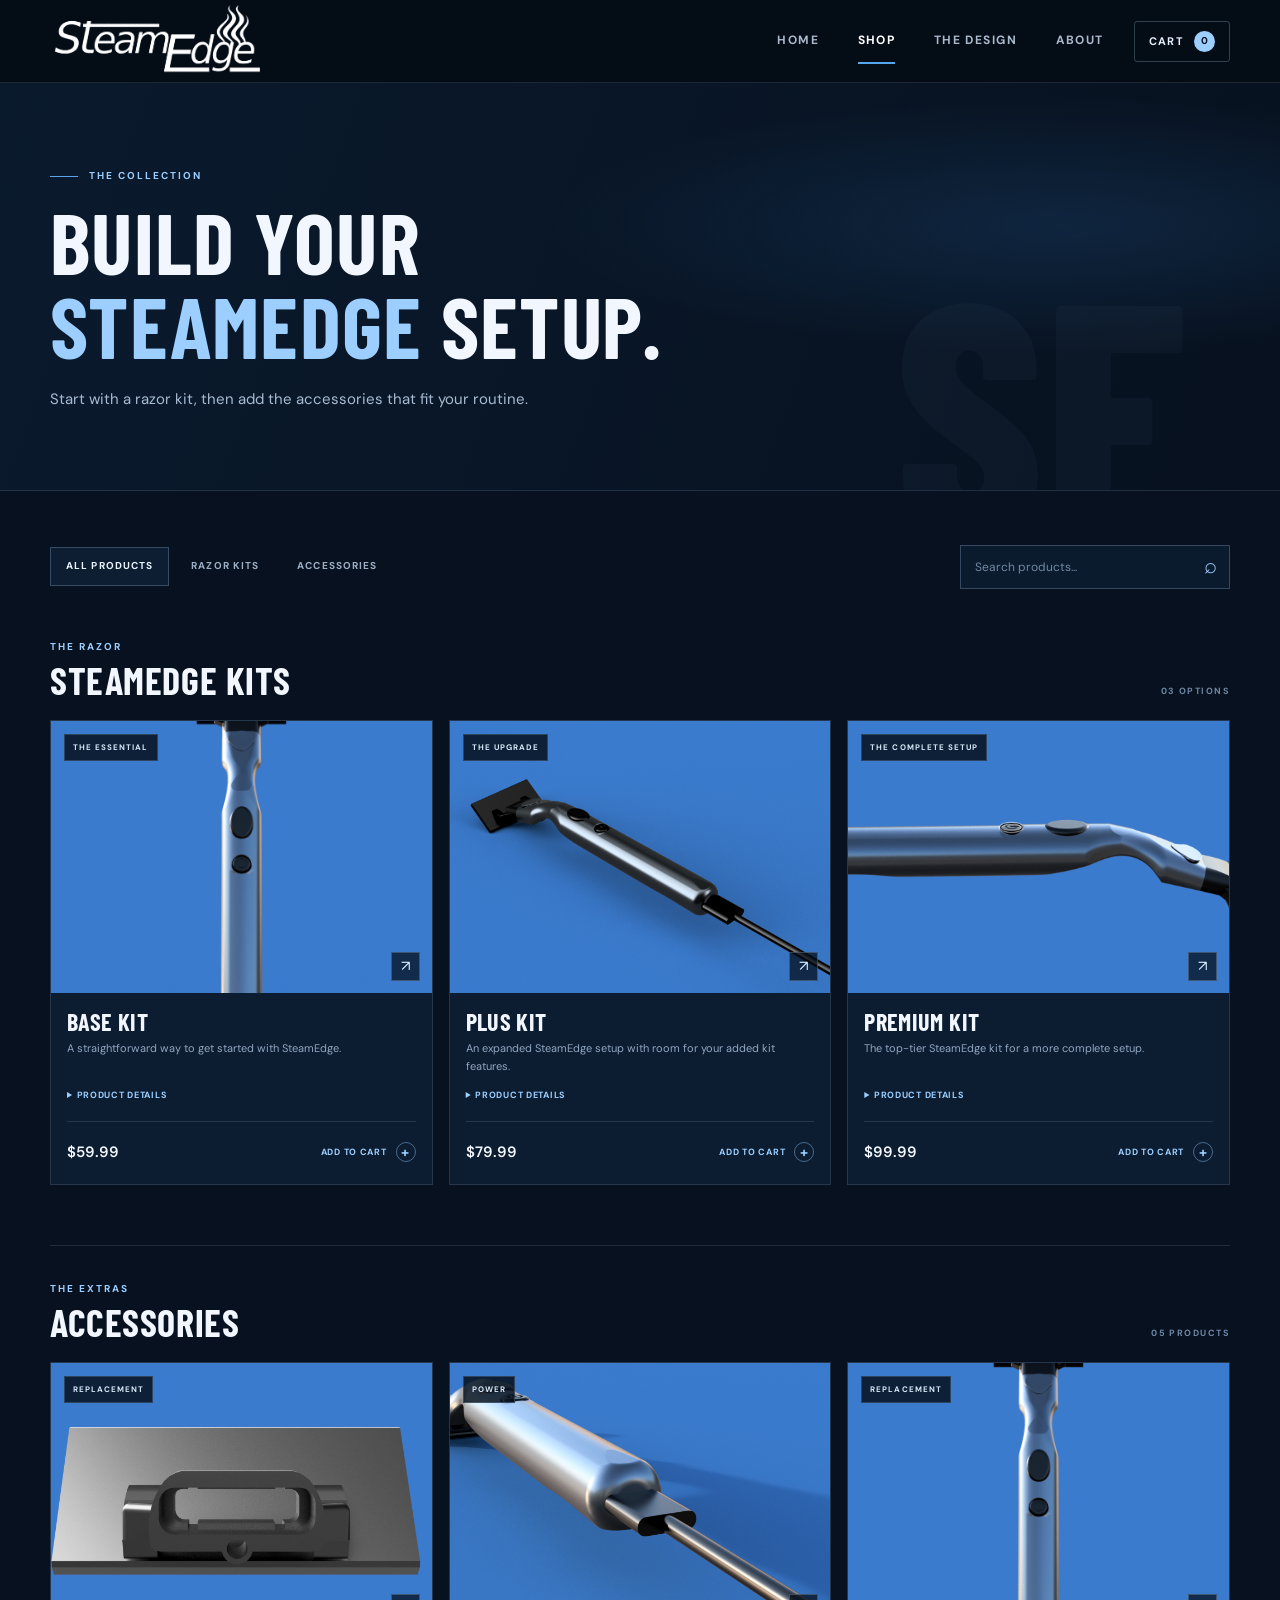
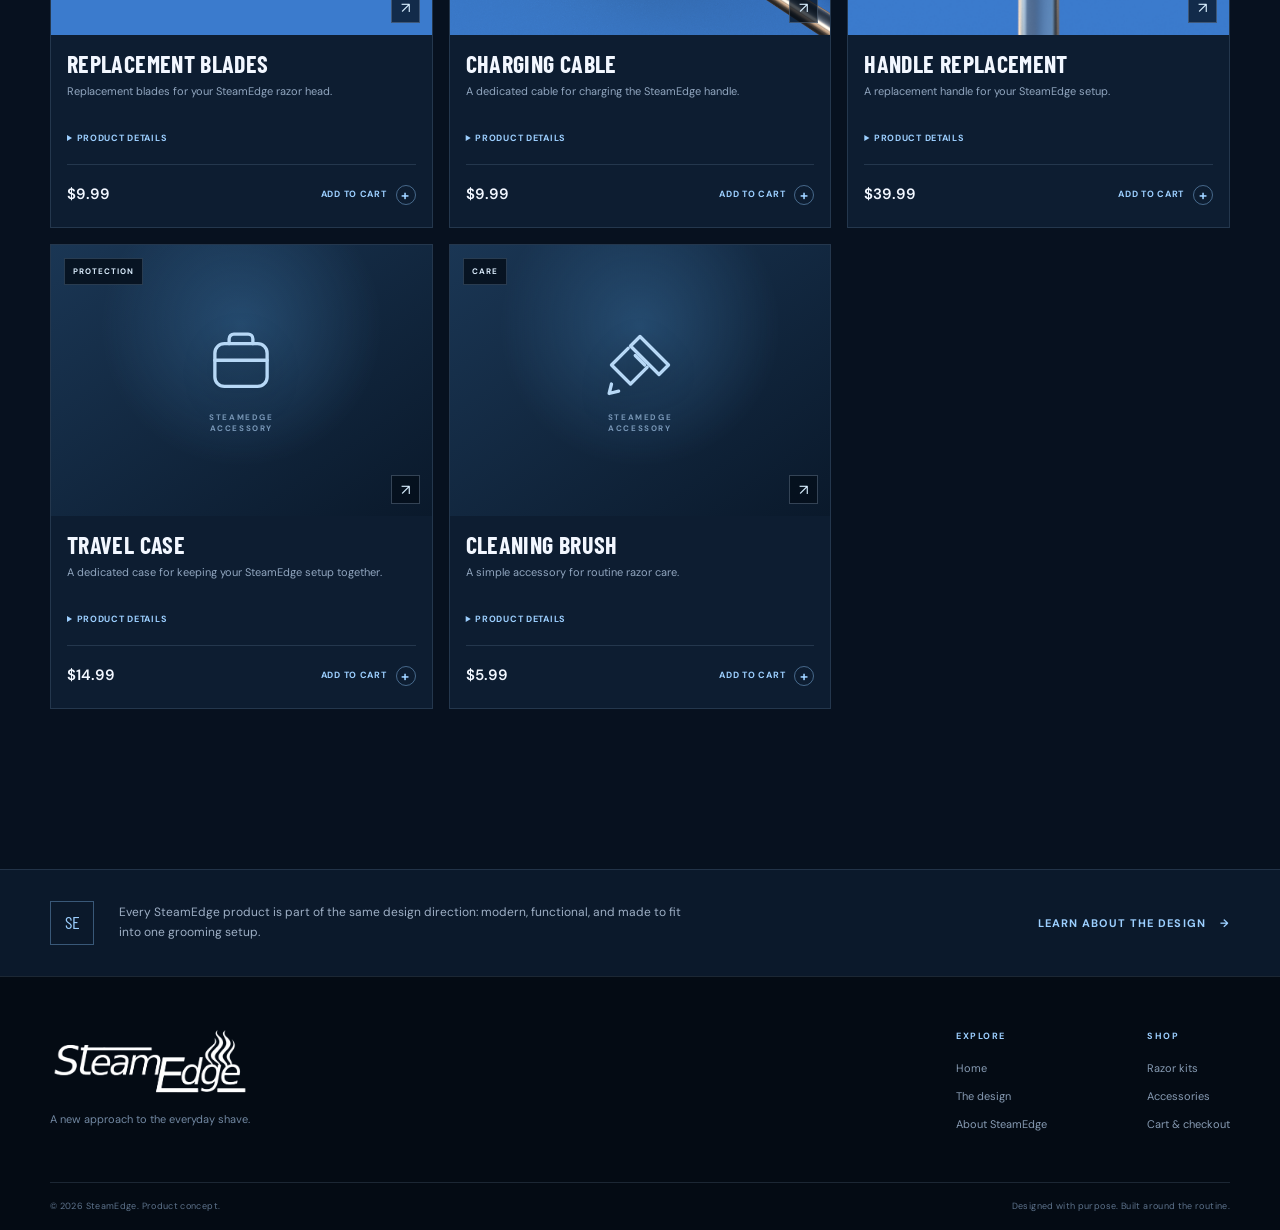
<file: shop.html>
<!DOCTYPE html>
<html lang="en">
<head>
  <meta charset="UTF-8"><meta name="viewport" content="width=device-width, initial-scale=1.0"><meta name="theme-color" content="#07111f">
  <meta name="description" content="Shop SteamEdge razor kits and accessories.">
  <title>Shop | SteamEdge</title><link rel="icon" href="assets/steamedge-logo.png" type="image/png"><link rel="stylesheet" href="css/styles.css">
  <script src="js/products.js" defer></script><script src="js/site.js" defer></script>
</head>
<body>
  <header class="site-header"><div class="container nav-wrap"><a class="brand" href="index.html" aria-label="SteamEdge home"><img src="assets/steamedge-logo.png" alt="SteamEdge logo"></a><button class="menu-toggle" type="button" aria-label="Toggle navigation" aria-expanded="false"><span></span><span></span><span></span></button><nav class="main-nav" aria-label="Main navigation"><a href="index.html">Home</a><a class="active" href="shop.html">Shop</a><a href="product.html">The Design</a><a href="about.html">About</a></nav><a class="cart-link" href="checkout.html" aria-label="Shopping cart">Cart <span class="cart-count" data-cart-count>0</span></a></div></header>
  <main>
    <section class="page-hero shop-hero"><div class="container"><p class="eyebrow"><span class="eyebrow-line"></span> THE COLLECTION</p><h1>Build your <span>SteamEdge</span> setup.</h1><p>Start with a razor kit, then add the accessories that fit your routine.</p></div></section>
    <section class="section shop-section"><div class="container">
      <div class="shop-toolbar"><div class="filter-tabs" role="group" aria-label="Filter products"><button class="filter-button active" type="button" data-filter="all">All products</button><button class="filter-button" type="button" data-filter="kits">Razor kits</button><button class="filter-button" type="button" data-filter="accessories">Accessories</button></div><label class="search-wrap"><span class="sr-only">Search products</span><input type="search" placeholder="Search products..." data-product-search><span aria-hidden="true">⌕</span></label></div>
      <div id="kits" class="shop-category-head"><div><p class="eyebrow">THE RAZOR</p><h2>SteamEdge kits</h2></div><span>03 OPTIONS</span></div>
      <div class="product-grid shop-grid" data-shop-list="kits"></div>
      <div id="accessories" class="shop-category-head accessories-head"><div><p class="eyebrow">THE EXTRAS</p><h2>Accessories</h2></div><span>05 PRODUCTS</span></div>
      <div class="product-grid shop-grid" data-shop-list="accessories"></div>
      <p class="empty-search" data-empty-search hidden>No products match that search. Try another name or choose a different filter.</p>
    </div></section>
    <section class="shop-note"><div class="container"><span class="note-mark">SE</span><p>Every SteamEdge product is part of the same design direction: modern, functional, and made to fit into one grooming setup.</p><a class="text-link" href="product.html">Learn about the design <span aria-hidden="true">→</span></a></div></section>
  </main>
  <footer class="site-footer"><div class="container footer-main"><div class="footer-brand"><img src="assets/steamedge-logo.png" alt="SteamEdge logo"><p>A new approach to the everyday shave.</p></div><div class="footer-links"><div><span class="footer-heading">EXPLORE</span><a href="index.html">Home</a><a href="product.html">The design</a><a href="about.html">About SteamEdge</a></div><div><span class="footer-heading">SHOP</span><a href="#kits">Razor kits</a><a href="#accessories">Accessories</a><a href="checkout.html">Cart & checkout</a></div></div></div><div class="container footer-bottom"><span>© <span data-year></span> SteamEdge. Product concept.</span><span>Designed with purpose. Built around the routine.</span></div></footer>
  <div class="toast" role="status" aria-live="polite" data-toast></div>
</body>
</html>
</file>
<file: css/styles.css>
@import url('https://fonts.googleapis.com/css2?family=Barlow+Condensed:wght@500;600;700;800&family=DM+Sans:wght@400;500;600;700&display=swap');

:root {
  --ink: #f2f7ff;
  --muted: #9eafc5;
  --muted-2: #71859f;
  --navy-950: #050c16;
  --navy-900: #07111f;
  --navy-850: #091729;
  --navy-800: #0d1c30;
  --navy-750: #12243b;
  --navy-700: #18304c;
  --blue-600: #347fc3;
  --blue-500: #57a6ed;
  --blue-300: #9ccfff;
  --line: rgba(167, 199, 232, .15);
  --line-strong: rgba(167, 199, 232, .27);
  --surface: rgba(18, 36, 59, .72);
  --surface-2: #0b192b;
  --radius: 18px;
  --heading-font: 'Barlow Condensed', 'Arial Narrow', Impact, sans-serif;
  --body-font: 'DM Sans', Arial, sans-serif;
  --container: 1180px;
}

* { box-sizing: border-box; }
html { scroll-behavior: smooth; scroll-padding-top: 100px; }
body { margin: 0; background: var(--navy-900); color: var(--ink); font-family: var(--body-font); font-size: 15px; line-height: 1.65; -webkit-font-smoothing: antialiased; }
img { display: block; max-width: 100%; }
a { color: inherit; text-decoration: none; }
button, input { font: inherit; }
button { color: inherit; }
[hidden] { display: none !important; }
.container { width: min(var(--container), calc(100% - 56px)); margin-inline: auto; }
.sr-only { position: absolute; width: 1px; height: 1px; padding: 0; margin: -1px; overflow: hidden; clip: rect(0,0,0,0); white-space: nowrap; border: 0; }

.site-header { position: sticky; top: 0; z-index: 50; background: rgba(5, 12, 22, .92); border-bottom: 1px solid var(--line); backdrop-filter: blur(18px); }
.nav-wrap { min-height: 82px; display: flex; align-items: center; justify-content: space-between; gap: 30px; }
.brand { display: inline-flex; align-items: center; flex: 0 0 auto; width: 215px; }
.brand img { width: 100%; height: auto; }
.main-nav { display: flex; align-items: center; gap: clamp(20px, 3vw, 42px); margin-left: auto; }
.main-nav a { position: relative; color: #aab9cd; font-size: 12px; font-weight: 700; letter-spacing: .12em; text-transform: uppercase; transition: color .2s ease; }
.main-nav a:hover, .main-nav a.active { color: #fff; }
.main-nav a.active::after { content: ''; position: absolute; left: 0; right: 0; bottom: -13px; height: 2px; background: var(--blue-500); }
.cart-link { display: inline-flex; align-items: center; gap: 10px; border: 1px solid var(--line-strong); padding: 9px 14px; border-radius: 3px; color: #e6f1ff; font-size: 11px; font-weight: 700; letter-spacing: .12em; text-transform: uppercase; transition: background .2s ease, border-color .2s ease; }
.cart-link:hover, .active-cart { background: rgba(71, 146, 211, .13); border-color: rgba(107, 176, 238, .6); }
.cart-count { display: inline-grid; place-items: center; width: 21px; height: 21px; border-radius: 50%; color: #06111f; background: var(--blue-300); font-size: 10px; letter-spacing: 0; }
.menu-toggle { display: none; width: 42px; height: 42px; border: 1px solid var(--line-strong); border-radius: 4px; background: transparent; cursor: pointer; }
.menu-toggle span { display: block; height: 2px; width: 18px; background: #e8f3ff; margin: 4px auto; }

.hero-section { position: relative; overflow: hidden; padding: 76px 0 78px; background: radial-gradient(ellipse at 80% 48%, rgba(41, 104, 168, .22), transparent 39%), linear-gradient(115deg, #07111f 0%, #091a2e 54%, #0b2038 100%); }
.hero-section::before { content: ''; position: absolute; inset: 0; pointer-events: none; opacity: .19; background-image: linear-gradient(rgba(150,195,240,.08) 1px, transparent 1px), linear-gradient(90deg, rgba(150,195,240,.08) 1px, transparent 1px); background-size: 70px 70px; mask-image: linear-gradient(90deg, transparent, #000 55%, #000); }
.hero-grid { position: relative; display: grid; grid-template-columns: .88fr 1.12fr; align-items: center; gap: 48px; }
.hero-copy { padding: 28px 0 15px; max-width: 525px; }
.eyebrow { display: flex; align-items: center; gap: 11px; margin: 0 0 16px; color: var(--blue-300); font-size: 10px; line-height: 1.4; font-weight: 700; letter-spacing: .2em; text-transform: uppercase; }
.eyebrow-line { display: inline-block; width: 28px; height: 1px; background: var(--blue-500); }
h1, h2, h3, p { margin-top: 0; }
h1, h2, h3 { font-family: var(--heading-font); font-weight: 700; line-height: .98; letter-spacing: .015em; text-transform: uppercase; }
h1 { max-width: 680px; margin-bottom: 24px; font-size: clamp(58px, 7.2vw, 96px); }
h1 span, h2 span { color: var(--blue-300); }
.hero-lede { max-width: 450px; margin-bottom: 30px; color: #afc0d5; font-size: 16px; line-height: 1.8; }
.hero-actions { display: flex; flex-wrap: wrap; gap: 12px; align-items: center; }
.button { display: inline-flex; min-height: 48px; align-items: center; justify-content: center; gap: 18px; padding: 0 19px; border: 1px solid transparent; border-radius: 3px; font-size: 11px; font-weight: 700; letter-spacing: .12em; text-transform: uppercase; cursor: pointer; transition: transform .2s ease, background .2s ease, border-color .2s ease; }
.button:hover { transform: translateY(-2px); }
.button-primary { color: #04101e; background: linear-gradient(105deg, #9ccfff, #4a9be4); box-shadow: 0 10px 24px rgba(37, 119, 193, .18); }
.button-primary:hover { background: linear-gradient(105deg, #b8dcff, #6cb5f5); }
.button-ghost { color: #e1edfc; border-color: var(--line-strong); background: rgba(255,255,255,.015); }
.button-ghost:hover { border-color: rgba(143, 200, 255, .65); background: rgba(81, 151, 211, .09); }
.button:disabled { opacity: .45; cursor: not-allowed; transform: none; }
.hero-notes { display: flex; flex-wrap: wrap; gap: 25px; margin-top: 54px; padding-top: 21px; border-top: 1px solid var(--line); }
.hero-notes div { display: flex; flex-direction: column; gap: 3px; }
.hero-notes strong { color: var(--blue-300); font-family: var(--heading-font); font-size: 22px; }
.hero-notes span { color: #93a8c1; font-size: 10px; letter-spacing: .05em; text-transform: uppercase; }
.hero-visual { position: relative; min-width: 0; }
.visual-frame { position: relative; overflow: hidden; border: 1px solid rgba(160, 203, 244, .25); background: #347bc1; box-shadow: 0 25px 80px rgba(0,0,0,.35); }
.visual-frame::after { content: ''; position: absolute; inset: 0; pointer-events: none; background: linear-gradient(135deg, rgba(3,12,22,.23), transparent 43%, rgba(3,12,22,.16)); }
.visual-frame img { width: 100%; aspect-ratio: 1.68 / 1; object-fit: cover; }
.visual-caption { position: absolute; z-index: 2; bottom: 0; left: 0; display: flex; align-items: center; gap: 9px; padding: 13px 17px; color: #e8f4ff; background: rgba(4, 13, 24, .82); font-size: 9px; font-weight: 700; letter-spacing: .18em; }
.caption-dot { width: 7px; height: 7px; border-radius: 50%; background: var(--blue-300); box-shadow: 0 0 12px var(--blue-300); }
.hero-side-label { position: absolute; top: 50%; right: -35px; transform: translate(100%, -50%) rotate(90deg); transform-origin: left center; color: rgba(177, 204, 234, .55); font-size: 9px; font-weight: 700; letter-spacing: .23em; white-space: nowrap; }

.spec-strip { background: #0d1d31; border-block: 1px solid var(--line); }
.spec-grid { display: grid; grid-template-columns: repeat(4, 1fr); }
.spec-grid > div { display: flex; align-items: center; gap: 14px; padding: 22px 20px; border-right: 1px solid var(--line); color: #c8d7e9; font-size: 11px; font-weight: 600; letter-spacing: .06em; text-transform: uppercase; }
.spec-grid > div:first-child { border-left: 1px solid var(--line); }
.spec-number { color: var(--blue-300); font-family: var(--heading-font); font-size: 22px; }
.section { padding: 100px 0; }
.section-intro { background: var(--navy-900); }
.split-intro { display: grid; grid-template-columns: 1fr 1fr; gap: 70px; align-items: end; }
h2 { margin-bottom: 20px; font-size: clamp(42px, 5.1vw, 65px); }
.intro-copy { max-width: 495px; padding-bottom: 6px; }
.intro-copy p { margin-bottom: 22px; color: #a8b8cc; line-height: 1.9; }
.text-link { display: inline-flex; align-items: center; gap: 14px; color: var(--blue-300); font-size: 11px; font-weight: 700; letter-spacing: .1em; text-transform: uppercase; transition: gap .2s ease, color .2s ease; }
.text-link:hover { gap: 20px; color: #fff; }
.feature-section { padding-top: 6px; background: var(--navy-900); }
.feature-grid { display: grid; grid-template-columns: 1.18fr 1fr 1fr; gap: 14px; }
.feature-card { position: relative; display: flex; min-height: 360px; flex-direction: column; justify-content: space-between; overflow: hidden; padding: 25px; border: 1px solid var(--line); background: linear-gradient(145deg, #10233b, #091626 70%); }
.feature-card-large { background: radial-gradient(ellipse at 50% 44%, rgba(59, 128, 192, .2), transparent 43%), linear-gradient(145deg, #132a45, #091626 75%); }
.feature-index { color: #7d9dbf; font-size: 9px; font-weight: 700; letter-spacing: .17em; }
.feature-card h3 { margin-bottom: 9px; font-size: 28px; }
.feature-card p { max-width: 285px; margin: 0; color: #9fb1c6; font-size: 13px; line-height: 1.75; }
.feature-art { position: absolute; top: 65px; left: 50%; display: grid; width: 180px; height: 175px; place-items: center; transform: translateX(-50%); }
.handle-shape { position: absolute; width: 31px; height: 155px; border: 2px solid #9cbde0; border-radius: 18px; background: linear-gradient(90deg, #203d5c, #d6e4f3 38%, #2b4b70 78%, #0a1727); box-shadow: 0 10px 30px rgba(0,0,0,.32); transform: rotate(15deg); }
.handle-button { position: absolute; width: 17px; height: 29px; border: 2px solid #07111f; border-radius: 50%; background: #0d1a2a; box-shadow: 0 0 0 2px #7196bb; transform: translate(4px, -19px) rotate(15deg); }
.feature-art-head { top: 76px; }
.head-shape { width: 150px; height: 47px; border: 5px solid #0a1421; border-radius: 9px 9px 18px 18px; background: linear-gradient(#253e59, #0a1421); box-shadow: 0 5px 0 rgba(134,184,228,.55), 0 20px 40px rgba(0,0,0,.3); transform: rotate(-9deg); }
.feature-art-steam { display: flex; align-items: center; justify-content: center; gap: 14px; }
.feature-art-steam span { width: 18px; height: 95px; border-left: 3px solid rgba(146, 204, 255, .8); border-radius: 50%; filter: drop-shadow(0 0 10px rgba(95,174,241,.55)); transform: skew(-15deg); }
.feature-art-steam span:nth-child(2) { height: 132px; opacity: .65; }
.feature-art-steam span:nth-child(3) { height: 75px; opacity: .45; }

.products-section { background: #091727; border-top: 1px solid var(--line); }
.section-heading { display: flex; align-items: end; justify-content: space-between; gap: 25px; margin-bottom: 34px; }
.section-heading h2 { margin-bottom: 0; }
.section-heading > .text-link { margin-bottom: 7px; }
.product-grid { display: grid; grid-template-columns: repeat(4, minmax(0, 1fr)); gap: 16px; }
.product-card { min-width: 0; overflow: hidden; border: 1px solid var(--line); background: #0d1d31; transition: transform .25s ease, border-color .25s ease, box-shadow .25s ease; }
.product-card:hover { transform: translateY(-5px); border-color: rgba(114, 179, 237, .5); box-shadow: 0 14px 35px rgba(0,0,0,.2); }
.product-card-visual { position: relative; display: block; overflow: hidden; aspect-ratio: 1.07 / 1; background: linear-gradient(145deg, #1b3b60, #102238); }
.product-card-visual img { width: 100%; height: 100%; object-fit: cover; transition: transform .45s ease; }
.product-card:hover .product-card-visual img { transform: scale(1.04); }
.product-badge { position: absolute; z-index: 2; top: 13px; left: 13px; padding: 6px 8px; color: #d8eafa; background: rgba(4, 14, 26, .83); border: 1px solid rgba(163, 202, 241, .22); font-size: 8px; font-weight: 700; letter-spacing: .13em; }
.card-arrow { position: absolute; right: 12px; bottom: 12px; display: grid; width: 29px; height: 29px; place-items: center; color: #d9efff; background: rgba(3, 13, 24, .72); border: 1px solid rgba(190,220,249,.25); }
.product-image-art { display: grid; place-items: center; background: radial-gradient(ellipse at 50% 30%, rgba(74, 143, 202, .32), transparent 52%), linear-gradient(145deg, #1a3654, #0a192b); }
.accessory-art { display: flex; flex-direction: column; align-items: center; gap: 9px; color: #87bdea; }
.accessory-art svg { width: 76px; height: 76px; fill: none; stroke: #b7d8f6; stroke-width: 1.4; stroke-linecap: round; stroke-linejoin: round; filter: drop-shadow(0 8px 14px rgba(0,0,0,.3)); }
.accessory-art span { color: #7897b7; font-size: 8px; font-weight: 700; line-height: 1.4; letter-spacing: .2em; text-align: center; }
.product-card-info { display: flex; min-height: 162px; flex-direction: column; justify-content: space-between; gap: 18px; padding: 17px 16px 15px; }
.product-card-info h3 { margin: 0 0 7px; font-size: 24px; }
.product-card-info p { min-height: 38px; margin: 0; color: #91a6bf; font-size: 11px; line-height: 1.6; }
.product-card-bottom { display: flex; align-items: center; justify-content: space-between; gap: 8px; padding-top: 13px; border-top: 1px solid var(--line); }
.product-card-bottom strong { font-size: 15px; font-weight: 600; }
.add-button { display: inline-flex; align-items: center; gap: 9px; padding: 7px 0 7px 8px; border: 0; color: var(--blue-300); background: none; font-size: 9px; font-weight: 700; letter-spacing: .08em; text-transform: uppercase; cursor: pointer; }
.add-button span { display: grid; width: 20px; height: 20px; place-items: center; border: 1px solid rgba(140,196,245,.45); border-radius: 50%; font-size: 14px; line-height: 1; }
.add-button:hover { color: #fff; }
.design-banner { overflow: hidden; background: linear-gradient(110deg, #122a45, #0a192b 70%); border-block: 1px solid var(--line); }
.design-banner-inner { display: grid; min-height: 430px; grid-template-columns: 1fr 1fr; align-items: center; gap: 60px; }
.design-banner h2 { margin-bottom: 17px; }
.design-banner p:not(.eyebrow) { max-width: 430px; margin-bottom: 24px; color: #a3b7cc; line-height: 1.8; }
.banner-image { align-self: stretch; display: flex; align-items: center; justify-content: center; }
.banner-image img { width: 100%; max-height: 390px; object-fit: contain; mix-blend-mode: screen; }

.page-hero { position: relative; overflow: hidden; padding: 86px 0 77px; background: radial-gradient(ellipse at 83% 35%, rgba(44, 111, 179, .2), transparent 34%), linear-gradient(110deg, #0a1a2d, #07111f); border-bottom: 1px solid var(--line); }
.page-hero::after { content: 'SE'; position: absolute; right: 7%; bottom: -80px; color: rgba(139, 183, 226, .035); font-family: var(--heading-font); font-size: 330px; font-weight: 800; line-height: 1; pointer-events: none; }
.page-hero .container { position: relative; z-index: 1; }
.page-hero h1 { margin-bottom: 18px; font-size: clamp(55px, 7vw, 86px); }
.page-hero p:not(.eyebrow) { max-width: 580px; margin-bottom: 0; color: #a9bbd1; font-size: 15px; line-height: 1.8; }
.shop-section { padding-top: 54px; }
.shop-toolbar { display: flex; align-items: center; justify-content: space-between; gap: 20px; margin-bottom: 51px; }
.filter-tabs { display: flex; flex-wrap: wrap; gap: 6px; }
.filter-button { padding: 10px 15px; border: 1px solid transparent; color: #9eafc5; background: transparent; font-size: 10px; font-weight: 700; letter-spacing: .11em; text-transform: uppercase; cursor: pointer; }
.filter-button:hover, .filter-button.active { color: #eaf5ff; border-color: var(--line-strong); background: rgba(54, 118, 176, .13); }
.search-wrap { display: flex; width: min(270px, 100%); align-items: center; gap: 10px; padding: 0 12px; border: 1px solid var(--line-strong); background: #0b1b2e; color: var(--blue-300); }
.search-wrap input { width: 100%; height: 42px; border: 0; outline: 0; color: #eaf4ff; background: transparent; font-size: 12px; }
.search-wrap input::placeholder { color: #7188a2; }
.search-wrap > span:last-child { font-size: 22px; }
.shop-category-head { display: flex; align-items: end; justify-content: space-between; gap: 18px; margin: 0 0 21px; }
.shop-category-head h2 { margin: 0; font-size: 38px; }
.shop-category-head .eyebrow { margin-bottom: 8px; }
.shop-category-head > span { color: #6f88a5; font-size: 9px; font-weight: 700; letter-spacing: .16em; }
.shop-grid { grid-template-columns: repeat(3, minmax(0, 1fr)); margin-bottom: 60px; }
.shop-grid .product-card-info { min-height: 164px; }
.shop-grid .product-card-visual { aspect-ratio: 1.4 / 1; }
.accessories-head { padding-top: 36px; border-top: 1px solid var(--line); }
.empty-search { padding: 45px; border: 1px dashed var(--line-strong); color: #9eb1c7; text-align: center; }
.shop-note { padding: 31px 0; border-top: 1px solid var(--line); background: #0b192b; }
.shop-note .container { display: flex; align-items: center; gap: 25px; }
.note-mark { display: grid; width: 44px; height: 44px; flex: 0 0 auto; place-items: center; border: 1px solid rgba(126, 183, 235, .4); color: var(--blue-300); font-family: var(--heading-font); font-size: 18px; }
.shop-note p { max-width: 570px; margin: 0 auto 0 0; color: #9eafc5; font-size: 12px; }

.product-overview { padding: 88px 0; }
.overview-grid { display: grid; grid-template-columns: 1fr 1fr; align-items: center; gap: 74px; }
.overview-image { position: relative; overflow: hidden; border: 1px solid var(--line-strong); background: #347bc1; box-shadow: 0 25px 70px rgba(0,0,0,.23); }
.overview-image img { width: 100%; max-height: 690px; object-fit: cover; }
.image-label { position: absolute; left: 0; bottom: 0; padding: 11px 15px; color: #e8f4ff; background: rgba(5,13,24,.84); font-size: 8px; font-weight: 700; letter-spacing: .17em; }
.overview-copy h2 { margin-bottom: 22px; }
.overview-copy p:not(.eyebrow) { color: #a7b8cd; font-size: 13px; line-height: 1.95; }
.overview-copy .button { margin-top: 13px; }
.how-section { background: #0a192a; border-block: 1px solid var(--line); }
.heading-side-copy { max-width: 340px; margin: 0 0 6px; color: #9eafc5; font-size: 12px; line-height: 1.8; }
.steps-grid { display: grid; grid-template-columns: repeat(4, 1fr); gap: 18px; margin-top: 55px; }
.step-card { padding: 20px 17px 22px; border: 1px solid var(--line); background: linear-gradient(145deg, rgba(19, 42, 68, .72), rgba(8, 22, 38, .9)); }
.step-card > span { color: var(--blue-300); font-family: var(--heading-font); font-size: 30px; }
.step-line { width: 100%; height: 1px; margin: 15px 0 19px; background: linear-gradient(90deg, var(--blue-500), transparent); }
.step-card h3 { margin-bottom: 9px; font-size: 25px; }
.step-card p { margin: 0; color: #96aac1; font-size: 11px; line-height: 1.8; }
.concept-disclaimer { max-width: 850px; margin: 28px 0 0; color: #7188a2; font-size: 10px; line-height: 1.7; }
.design-details { padding-block: 100px; }
.details-grid { display: grid; grid-template-columns: 1fr 1fr; align-items: center; gap: 66px; }
.details-copy h2 { margin-bottom: 34px; }
.detail-list { display: grid; gap: 23px; }
.detail-list article { display: grid; grid-template-columns: 34px 1fr; gap: 15px; padding-bottom: 22px; border-bottom: 1px solid var(--line); }
.detail-number { display: grid; width: 30px; height: 30px; place-items: center; border: 1px solid rgba(122,183,239,.42); color: var(--blue-300); font-family: var(--heading-font); font-size: 17px; }
.detail-list h3 { margin: 1px 0 6px; font-size: 23px; }
.detail-list p { margin: 0; color: #9eafc5; font-size: 12px; line-height: 1.8; }
.details-image { position: relative; border: 1px solid var(--line-strong); background: #347bc1; }
.details-image img { width: 100%; aspect-ratio: 1.55 / 1; object-fit: cover; }
.video-section { background: #0a192a; border-block: 1px solid var(--line); }
.video-frame { position: relative; overflow: hidden; width: 100%; aspect-ratio: 16 / 9; border: 1px solid var(--line-strong); background: #02070d; box-shadow: 0 20px 60px rgba(0,0,0,.25); }
.video-frame iframe { position: absolute; inset: 0; width: 100%; height: 100%; border: 0; }
.video-link-line { margin: 15px 0 0; color: #8197b0; font-size: 11px; }
.video-link-line a { color: var(--blue-300); text-decoration: underline; text-underline-offset: 3px; }

.about-story-grid { display: grid; grid-template-columns: .9fr 1.1fr; gap: 75px; }
.about-story h2 { font-size: clamp(39px, 4.6vw, 59px); }
.about-story-copy p { color: #a5b6cb; font-size: 13px; line-height: 1.95; }
.values-section { background: #0a192a; border-block: 1px solid var(--line); }
.values-grid { display: grid; grid-template-columns: repeat(3, 1fr); gap: 14px; margin-top: 42px; }
.values-grid article { min-height: 220px; padding: 24px; border: 1px solid var(--line); background: linear-gradient(145deg, #122640, #0a1929); }
.values-grid article > span { color: var(--blue-300); font-family: var(--heading-font); font-size: 27px; }
.values-grid h3 { margin: 24px 0 10px; font-size: 27px; }
.values-grid p { margin: 0; color: #9eafc5; font-size: 12px; line-height: 1.8; }
.about-cta { padding: 75px 0; background: linear-gradient(110deg, #142f4c, #0b1a2c); border-bottom: 1px solid var(--line); }
.about-cta-inner { display: grid; grid-template-columns: 1fr 1fr; align-items: center; gap: 65px; }
.about-cta h2 { margin-bottom: 0; }
.about-cta-inner > div:last-child > p { max-width: 450px; margin-bottom: 22px; color: #a7bad0; font-size: 13px; line-height: 1.8; }

.checkout-hero { padding-block: 65px; }
.checkout-hero h1 { font-size: clamp(50px, 6vw, 72px); }
.checkout-section { min-height: 490px; padding-top: 54px; }
.checkout-layout { display: grid; grid-template-columns: 1.45fr .75fr; gap: 24px; align-items: start; }
.checkout-panel, .checkout-summary, .customer-form { padding: 25px; border: 1px solid var(--line); background: #0b1b2e; }
.checkout-panel-heading { display: flex; align-items: end; justify-content: space-between; gap: 18px; padding-bottom: 18px; border-bottom: 1px solid var(--line); }
.checkout-panel-heading .eyebrow { margin-bottom: 7px; }
.checkout-panel-heading h2, .checkout-summary h2 { margin: 0; font-size: 32px; }
.checkout-panel-heading .text-link { font-size: 9px; white-space: nowrap; }
.cart-row { display: grid; grid-template-columns: 82px 1fr auto; align-items: center; gap: 17px; padding: 18px 0; border-bottom: 1px solid var(--line); }
.cart-thumb { overflow: hidden; width: 82px; height: 76px; display: grid; place-items: center; background: #173656; }
.cart-thumb img { width: 100%; height: 100%; object-fit: cover; }
.cart-thumb-mark { color: var(--blue-300); font-family: var(--heading-font); font-size: 25px; }
.cart-row-main h3 { margin: 0 0 3px; font-size: 24px; }
.cart-row-main > span { color: #8299b3; font-size: 10px; }
.quantity-control { display: inline-flex; align-items: center; gap: 10px; margin-top: 9px; border: 1px solid var(--line-strong); }
.quantity-control button { width: 27px; height: 25px; border: 0; color: var(--blue-300); background: transparent; cursor: pointer; }
.quantity-control button:hover { background: rgba(77,149,212,.15); }
.quantity-control span { min-width: 13px; color: #eaf3ff; font-size: 11px; text-align: center; }
.cart-row-end { display: flex; flex-direction: column; align-items: end; gap: 10px; }
.cart-row-end strong { font-size: 13px; }
.remove-link { padding: 0; border: 0; color: #7f97b2; background: transparent; font-size: 9px; text-decoration: underline; text-underline-offset: 3px; cursor: pointer; }
.remove-link:hover { color: #e6f2ff; }
.cart-empty { padding: 40px 20px 24px; text-align: center; }
.empty-icon { display: grid; width: 55px; height: 55px; margin: 0 auto 17px; place-items: center; border: 1px solid rgba(134,190,243,.4); color: var(--blue-300); font-family: var(--heading-font); font-size: 21px; }
.cart-empty h3 { margin-bottom: 9px; font-size: 29px; }
.cart-empty p { margin-bottom: 20px; color: #93a8c0; font-size: 12px; }
.checkout-summary { position: sticky; top: 104px; }
.checkout-summary > .eyebrow { margin-bottom: 8px; }
.checkout-summary h2 { margin-bottom: 25px; }
.summary-line, .summary-total { display: flex; align-items: center; justify-content: space-between; gap: 15px; padding: 13px 0; border-bottom: 1px solid var(--line); color: #c3d0e0; font-size: 11px; }
.summary-line strong { color: #f2f7ff; font-size: 13px; }
.summary-line.muted { color: #7189a4; }
.summary-total { margin-top: 9px; border: 0; color: #e7f1fd; font-size: 12px; font-weight: 700; }
.summary-total strong { color: var(--blue-300); font-size: 22px; }
.summary-note { margin: 12px 0 18px; color: #7188a1; font-size: 10px; line-height: 1.7; }
.checkout-start { width: 100%; }
.secure-note { display: block; margin-top: 15px; color: #8197b0; font-size: 9px; line-height: 1.6; text-align: center; }
.customer-checkout-wrap { margin-top: 27px; }
.customer-form { max-width: 850px; }
.demo-label { padding: 6px 9px; border: 1px solid rgba(119,183,240,.35); color: var(--blue-300); font-size: 8px; font-weight: 700; letter-spacing: .14em; }
.form-intro { margin: 17px 0 20px; color: #94a9c1; font-size: 12px; }
.form-grid { display: grid; grid-template-columns: 1fr 1fr; gap: 17px; }
.form-grid label { display: flex; flex-direction: column; gap: 7px; color: #bfd0e3; font-size: 10px; font-weight: 700; letter-spacing: .08em; text-transform: uppercase; }
.form-grid input { width: 100%; height: 45px; padding: 0 12px; border: 1px solid var(--line-strong); outline: 0; color: #eff6ff; background: #071525; font-size: 12px; letter-spacing: 0; text-transform: none; }
.form-grid input:focus { border-color: var(--blue-500); box-shadow: 0 0 0 2px rgba(76,154,222,.15); }
.form-grid input::placeholder { color: #617890; }
.full-field { grid-column: 1 / -1; }
.demo-warning { margin-top: 22px; padding: 13px 15px; border-left: 2px solid var(--blue-500); color: #91a7c0; background: rgba(51, 111, 168, .11); font-size: 10px; line-height: 1.7; }
.demo-warning strong { color: #d5e8fb; }
.form-actions { display: flex; justify-content: space-between; gap: 12px; margin-top: 22px; }
.order-confirmation { max-width: 760px; padding: 50px 25px 65px; text-align: center; }
.confirmation-mark { display: grid; width: 54px; height: 54px; margin: 0 auto 20px; place-items: center; border-radius: 50%; color: #061524; background: var(--blue-300); font-size: 27px; font-weight: 700; }
.order-confirmation .eyebrow { justify-content: center; }
.order-confirmation h2 { margin-bottom: 13px; }
.order-confirmation > p:not(.eyebrow) { color: #a5b8ce; font-size: 13px; }
.confirmation-items { max-width: 490px; margin: 25px auto; padding: 17px 20px; border: 1px solid var(--line); background: #0b1b2e; text-align: left; }
.confirmation-items > div { display: flex; justify-content: space-between; gap: 20px; padding: 8px 0; color: #aebfd1; font-size: 11px; }
.confirmation-items strong { color: #eef6ff; }
.confirmation-items .confirmation-total { margin-top: 8px; padding-top: 15px; border-top: 1px solid var(--line); color: #f2f7ff; font-weight: 700; }
.order-confirmation .confirmation-disclaimer { margin: 17px auto 23px; color: #778da7; font-size: 10px; }

.site-footer { background: #040b14; border-top: 1px solid var(--line); }
.footer-main { display: flex; justify-content: space-between; gap: 60px; padding-block: 52px 43px; }
.footer-brand { max-width: 265px; }
.footer-brand img { width: 200px; margin-bottom: 12px; }
.footer-brand p { color: #7288a2; font-size: 11px; }
.footer-links { display: flex; gap: 100px; }
.footer-links > div { display: flex; flex-direction: column; align-items: flex-start; gap: 10px; }
.footer-heading { margin-bottom: 5px; color: var(--blue-300); font-size: 9px; font-weight: 700; letter-spacing: .17em; }
.footer-links a { color: #879bb3; font-size: 11px; transition: color .2s ease; }
.footer-links a:hover { color: #fff; }
.footer-bottom { display: flex; justify-content: space-between; gap: 20px; padding-block: 16px; border-top: 1px solid var(--line); color: #5e738c; font-size: 9px; letter-spacing: .04em; }
.toast { position: fixed; z-index: 100; right: 24px; bottom: 24px; max-width: min(360px, calc(100vw - 48px)); padding: 13px 17px; border: 1px solid rgba(149,201,247,.35); color: #edf6ff; background: #122b46; box-shadow: 0 12px 35px rgba(0,0,0,.35); font-size: 11px; opacity: 0; transform: translateY(12px); pointer-events: none; transition: opacity .25s ease, transform .25s ease; }
.toast.show { opacity: 1; transform: translateY(0); }

@media (max-width: 1050px) {
  .hero-grid { grid-template-columns: .95fr 1.05fr; gap: 28px; }
  .hero-side-label { display: none; }
  .brand { width: 190px; }
  .product-grid { grid-template-columns: repeat(2, minmax(0, 1fr)); }
  .shop-grid { grid-template-columns: repeat(2, minmax(0, 1fr)); }
  .feature-grid { grid-template-columns: repeat(3, 1fr); }
  .feature-card { padding: 20px; }
  .footer-links { gap: 55px; }
}

@media (max-width: 760px) {
  .container { width: min(var(--container), calc(100% - 36px)); }
  .nav-wrap { min-height: 70px; gap: 12px; }
  .brand { width: 173px; }
  .menu-toggle { display: block; order: 3; }
  .cart-link { margin-left: auto; padding: 7px 10px; font-size: 9px; }
  .main-nav { position: absolute; top: 70px; left: 0; right: 0; display: none; flex-direction: column; align-items: stretch; gap: 0; padding: 8px 18px 15px; border-bottom: 1px solid var(--line); background: rgba(5,12,22,.98); }
  .main-nav.is-open { display: flex; }
  .main-nav a { padding: 14px 4px; border-bottom: 1px solid var(--line); }
  .main-nav a.active::after { display: none; }
  .hero-section { padding: 55px 0 48px; }
  .hero-grid { grid-template-columns: 1fr; gap: 38px; }
  .hero-copy { max-width: none; padding: 0; }
  h1 { font-size: clamp(56px, 13vw, 82px); }
  .hero-lede { font-size: 14px; }
  .hero-notes { margin-top: 35px; gap: 17px; }
  .hero-notes span { font-size: 9px; }
  .visual-frame img { aspect-ratio: 1.35 / 1; }
  .spec-grid { grid-template-columns: 1fr 1fr; }
  .spec-grid > div { padding: 15px 10px; font-size: 9px; }
  .spec-grid > div:nth-child(3) { border-left: 1px solid var(--line); }
  .spec-grid > div:nth-child(-n+2) { border-bottom: 1px solid var(--line); }
  .section { padding: 70px 0; }
  .split-intro, .overview-grid, .details-grid, .about-story-grid, .about-cta-inner { grid-template-columns: 1fr; gap: 30px; }
  .split-intro { align-items: start; }
  .intro-copy { max-width: none; }
  .feature-section { padding-top: 0; }
  .feature-grid { grid-template-columns: 1fr; }
  .feature-card { min-height: 300px; }
  .feature-card-large { min-height: 330px; }
  .section-heading { align-items: start; flex-direction: column; gap: 16px; }
  .section-heading > .text-link { margin: 0; }
  .product-grid, .shop-grid { grid-template-columns: 1fr 1fr; gap: 11px; }
  .product-card-info { min-height: 176px; padding: 13px 12px 12px; }
  .product-card-info h3 { font-size: 22px; }
  .product-card-info p { min-height: 50px; font-size: 10px; }
  .product-card-bottom { align-items: flex-start; flex-direction: column; gap: 5px; }
  .add-button { padding-left: 0; }
  .design-banner-inner { grid-template-columns: 1fr; gap: 5px; padding-block: 60px 0; }
  .banner-image img { max-height: 300px; }
  .page-hero { padding: 65px 0 57px; }
  .page-hero h1 { font-size: clamp(52px, 12vw, 75px); }
  .shop-toolbar { align-items: stretch; flex-direction: column; margin-bottom: 38px; }
  .search-wrap { width: 100%; }
  .shop-grid .product-card-visual { aspect-ratio: 1 / 1; }
  .shop-note .container { align-items: flex-start; flex-wrap: wrap; gap: 14px; }
  .shop-note p { width: calc(100% - 62px); }
  .shop-note .text-link { margin-left: 58px; }
  .overview-grid { gap: 38px; }
  .overview-image img { max-height: 620px; object-fit: cover; }
  .steps-grid { grid-template-columns: 1fr 1fr; gap: 11px; margin-top: 35px; }
  .step-card { padding: 16px 13px; }
  .details-grid { gap: 35px; }
  .values-grid { grid-template-columns: 1fr; }
  .values-grid article { min-height: auto; }
  .about-cta-inner { gap: 23px; }
  .checkout-layout { grid-template-columns: 1fr; }
  .checkout-summary { position: static; }
  .checkout-panel, .checkout-summary, .customer-form { padding: 18px; }
  .checkout-panel-heading { align-items: flex-start; flex-direction: column; }
  .cart-row { grid-template-columns: 62px 1fr auto; gap: 10px; }
  .cart-thumb { width: 62px; height: 62px; }
  .cart-row-main h3 { font-size: 21px; }
  .cart-row-end strong { font-size: 11px; }
  .form-grid { grid-template-columns: 1fr; }
  .full-field { grid-column: auto; }
  .form-actions { flex-direction: column-reverse; }
  .form-actions .button { width: 100%; }
  .footer-main { flex-direction: column; gap: 28px; padding-block: 40px 30px; }
  .footer-links { gap: 65px; }
  .footer-bottom { flex-direction: column; gap: 6px; }
}

@media (max-width: 420px) {
  .brand { width: 145px; }
  .cart-link { gap: 6px; }
  .product-grid, .shop-grid { grid-template-columns: 1fr; }
  .product-card-visual { aspect-ratio: 1.3 / 1; }
  .product-card-info { min-height: 148px; }
  .product-card-info p { min-height: 0; }
  .product-card-bottom { flex-direction: row; align-items: center; }
  .steps-grid { grid-template-columns: 1fr; }
  .hero-notes { gap: 13px; }
  .hero-notes span { font-size: 8px; }
  .cart-row { grid-template-columns: 54px 1fr auto; gap: 8px; }
  .cart-thumb { width: 54px; height: 58px; }
  .cart-row-end { min-width: 60px; }
  .quantity-control { gap: 5px; }
}

@media (prefers-reduced-motion: reduce) {
  *, *::before, *::after { scroll-behavior: auto !important; transition-duration: .01ms !important; animation-duration: .01ms !important; animation-iteration-count: 1 !important; }
}

.product-details { margin-top: 10px; }
.product-details summary { width: fit-content; color: var(--blue-300); font-size: 9px; font-weight: 700; letter-spacing: .08em; text-transform: uppercase; cursor: pointer; }
.product-details p { min-height: 0; margin-top: 8px; padding-top: 8px; border-top: 1px solid var(--line); color: #9eafc5; font-size: 10px; line-height: 1.65; }
</file>
